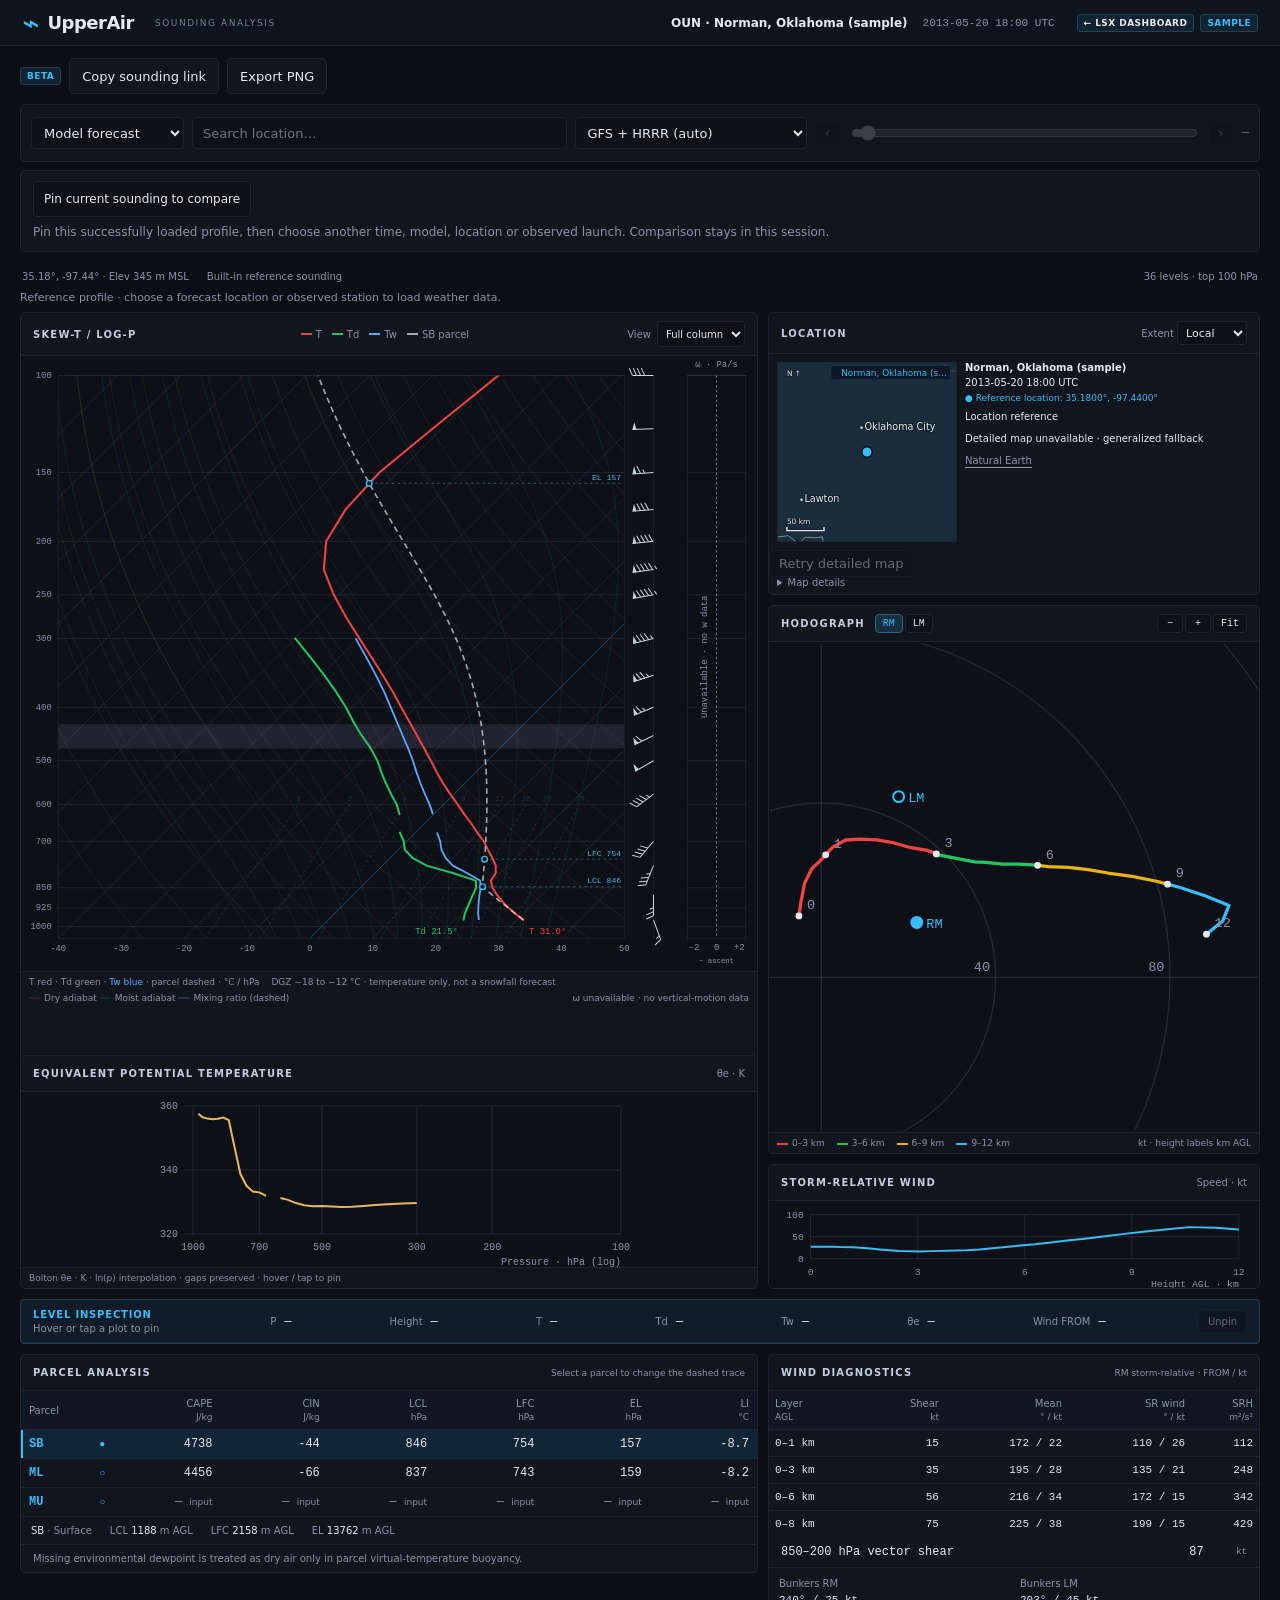
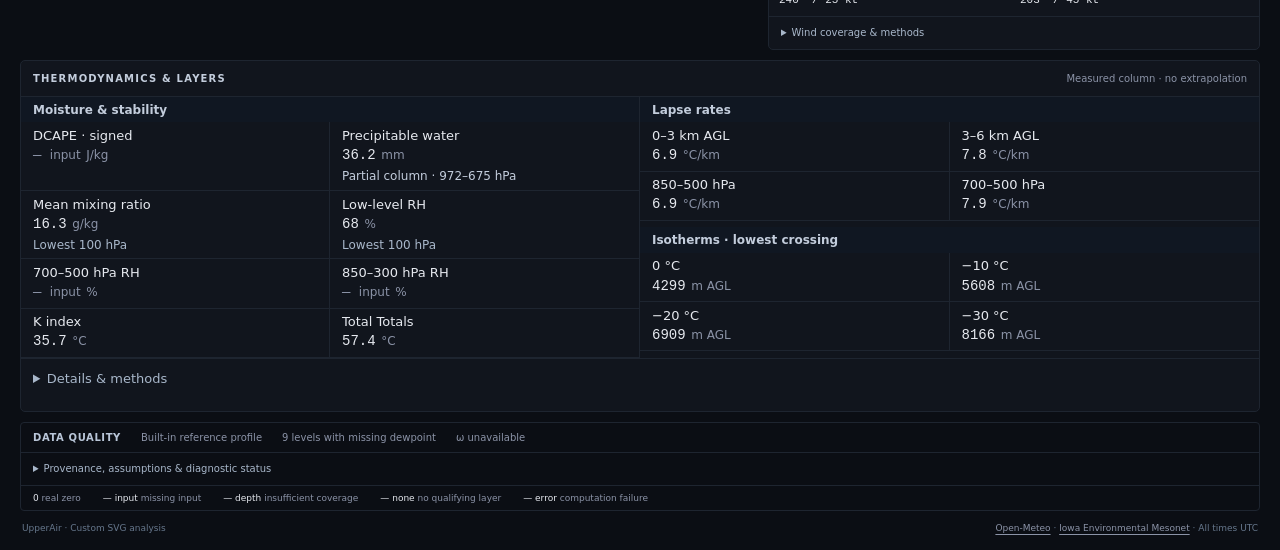
<file: upperair/index.html>
<!doctype html>
<html lang="en">
  <head>
    <meta charset="UTF-8" />
    <meta name="viewport" content="width=device-width, initial-scale=1.0" />
    <title>UpperAir — Skew-T viewer</title>
    <script type="module" crossorigin src="/upperair/assets/index-CHBVxxlD.js"></script>
    <link rel="stylesheet" crossorigin href="/upperair/assets/index-CxVfb5bA.css">
  </head>
  <body style="background: #0b0e14">
    <div id="app"></div>
  </body>
</html>
</file>
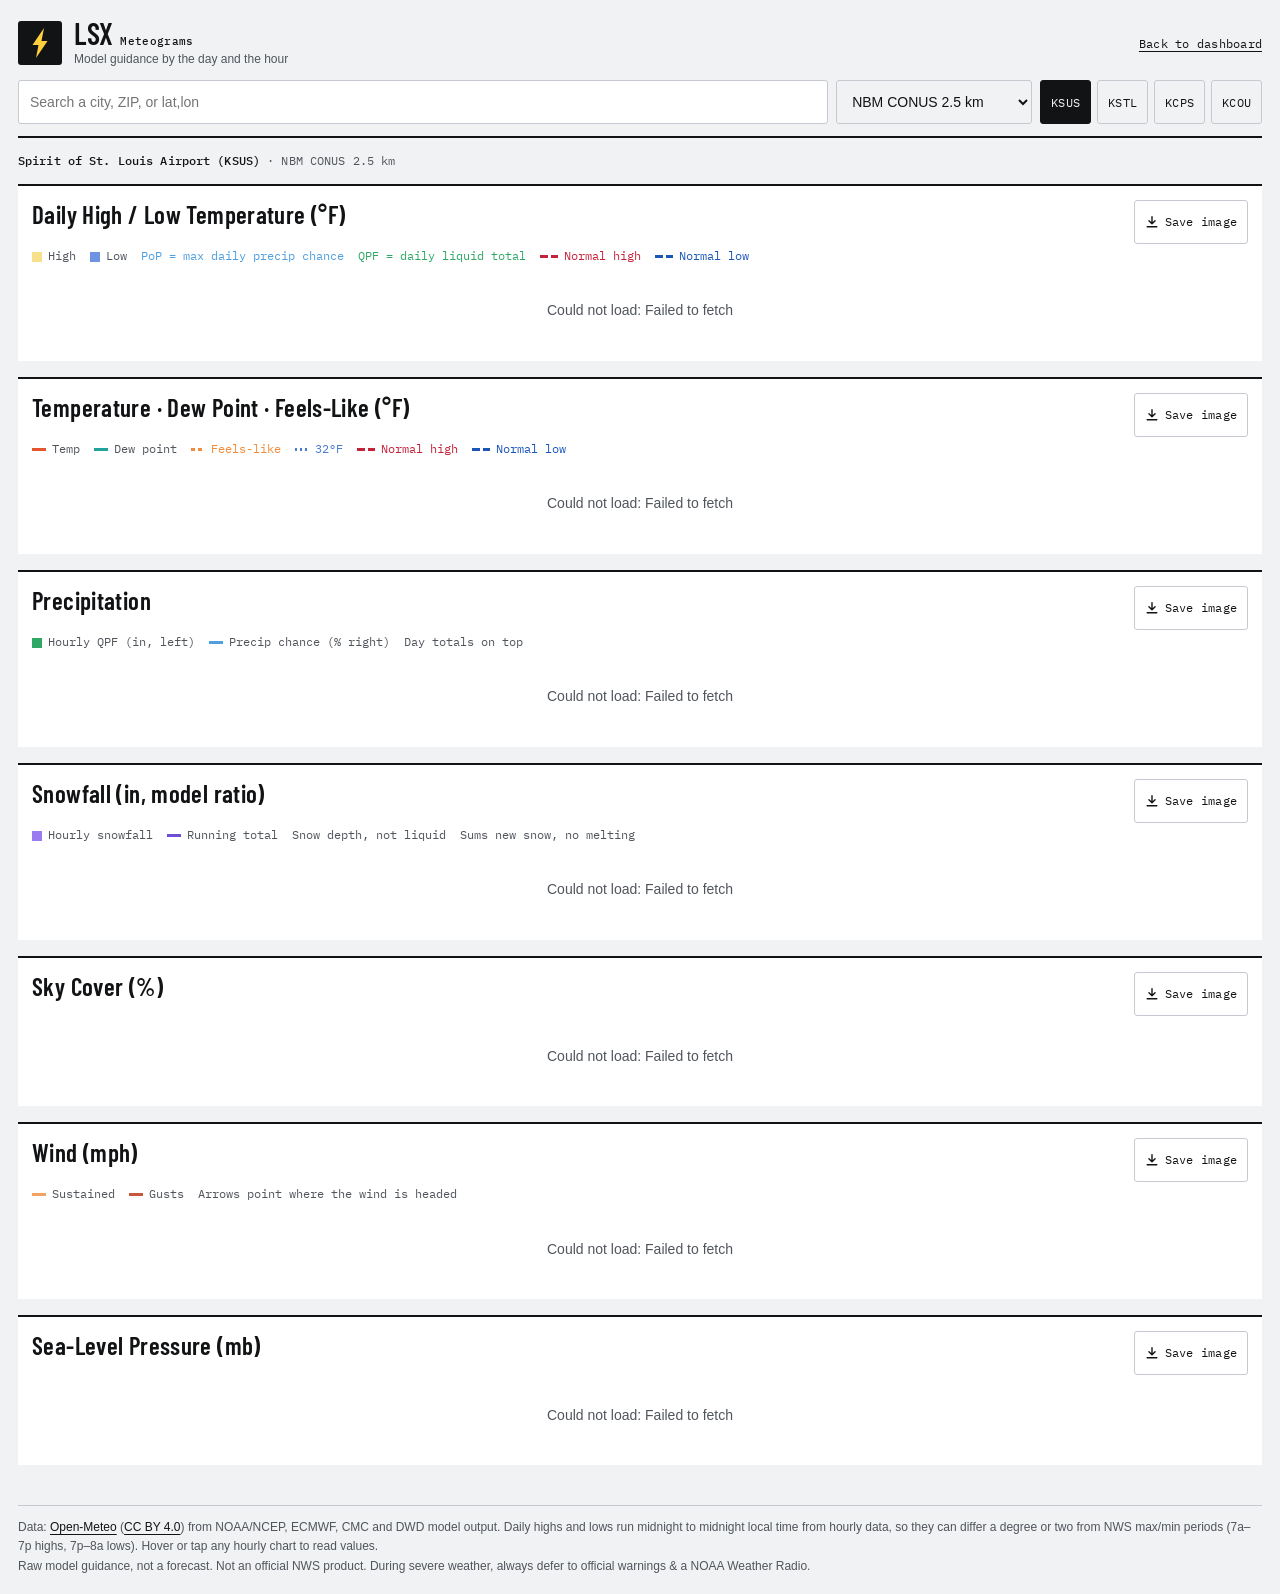
<file: meteograms.html>
<!DOCTYPE html>
<html lang="en" data-theme="dark">
<head>
<meta charset="UTF-8">
<meta name="viewport" content="width=device-width, initial-scale=1.0, viewport-fit=cover">
<meta name="theme-color" content="#0e0f11">
<meta name="description" content="Model meteograms for the St. Louis (LSX) area: daily high/low bars plus hourly temperature, precipitation, sky cover and wind from the National Blend of Models, GFS, ECMWF and more.">
<link rel="canonical" href="https://lsxdashboard.com/meteograms">
<link rel="icon" href="/icon-192.png">
<link rel="apple-touch-icon" href="/icon-180.png">
<title>Meteograms — LSX Dashboard</title>
<!-- Same theme resolution as index.html: lsxTheme in localStorage is shared across the origin, so
     a theme chosen on the dashboard carries over here. No toggle on this page; it follows that
     choice, or the OS when none was made. -->
<script>(function(){try{var t=localStorage.getItem("lsxTheme")||"auto";if(t!=="light"&&t!=="dark")t=(window.matchMedia&&window.matchMedia("(prefers-color-scheme: light)").matches)?"light":"dark";document.documentElement.setAttribute("data-theme",t);}catch(e){}})();</script>
<link rel="preconnect" href="https://api.open-meteo.com" crossorigin>
<link rel="preload" href="/assets/fonts/barlow-condensed-latin-600-normal.woff2" as="font" type="font/woff2" crossorigin>
<link rel="preload" href="/assets/fonts/ibm-plex-mono-latin-400-normal.woff2" as="font" type="font/woff2" crossorigin>
<link rel="preload" href="/assets/fonts/ibm-plex-mono-latin-500-normal.woff2" as="font" type="font/woff2" crossorigin>
<!-- A standalone page, like 404.html: it repeats the handful of tokens it needs from
     dashboard.css rather than loading the dashboard's 2,000-line stylesheet for one view.
     Every request here goes to Open-Meteo origins already declared in _headers connect-src. -->
<style>
@font-face{font-family:"Barlow Condensed";font-style:normal;font-weight:500 800;font-display:optional;src:url("/assets/fonts/barlow-condensed-latin-600-normal.woff2") format("woff2")}
@font-face{font-family:"IBM Plex Mono";font-style:normal;font-weight:400;font-display:optional;src:url("/assets/fonts/ibm-plex-mono-latin-400-normal.woff2") format("woff2")}
@font-face{font-family:"IBM Plex Mono";font-style:normal;font-weight:500 800;font-display:optional;src:url("/assets/fonts/ibm-plex-mono-latin-500-normal.woff2") format("woff2")}
:root{color-scheme:dark;
  --fd:"Barlow Condensed","Arial Narrow","Helvetica Neue",Arial,sans-serif;
  --fm:"IBM Plex Mono",ui-monospace,SFMono-Regular,Menlo,Consolas,monospace;
  --bg:#0e0f11;--panel:#17191c;--panel-2:#1f2226;--border:#33373d;--text:#eeede9;--muted:#a8aba6;--rain:#7cc7e8;
  --plot:#1b1d21;--shade:#202328;--grid:#2e3238;--hi:#e9cf6a;--lo:#5b80d6;--barstroke:#0e0f11;--nhi:#ff6b7a;--nlo:#7fb2ff;--frz:#8fb6e8;--logo-bolt:#0e0f11;--logo-bg:#eeede9}
:root[data-theme="light"]{color-scheme:light;
  --bg:#f1f2f3;--panel:#fff;--panel-2:#e7e9ec;--border:#c6cad0;--text:#121315;--muted:#50555c;--rain:#0b6a8f;
  --plot:#f7f8f9;--shade:#eceef1;--grid:#d4d8dd;--hi:#f7e08a;--lo:#6f93e3;--barstroke:#121315;--nhi:#c4223a;--nlo:#1a55b8;--frz:#4a7bd1;--logo-bolt:#ffcf3d;--logo-bg:#121315}
*{box-sizing:border-box}
html,body{margin:0;padding:0}
body{background:var(--bg);color:var(--text);font:14px/1.45 -apple-system,BlinkMacSystemFont,"Segoe UI",Roboto,Helvetica,Arial,sans-serif;
  -webkit-font-smoothing:antialiased;
  padding:max(18px,env(safe-area-inset-top,0px)) calc(18px + env(safe-area-inset-right,0px)) calc(18px + env(safe-area-inset-bottom,0px)) calc(18px + env(safe-area-inset-left,0px))}
header,main,footer{max-width:1400px;margin-inline:auto}
a{color:var(--text);text-decoration:underline;text-underline-offset:3px;text-decoration-thickness:1px}
a:hover{text-decoration-thickness:2px}
a:focus-visible,button:focus-visible,input:focus-visible,select:focus-visible{outline:2px solid var(--text);outline-offset:2px}
header{padding-bottom:12px;border-bottom:2px solid var(--text)}
.top{display:flex;align-items:center;justify-content:space-between;gap:12px;margin-bottom:12px}
.brand{display:flex;align-items:center;gap:12px;text-decoration:none;color:var(--text)}
.brand:hover{text-decoration:none}
.logo{width:44px;height:44px;flex:none}
.logo .bg{fill:var(--logo-bg)}.logo .bolt{fill:var(--logo-bolt)}
h1{font-family:var(--fd);font-size:30px;font-weight:600;letter-spacing:.02em;line-height:1;margin:0}
.brand-word{font-family:var(--fm);font-size:11px;letter-spacing:.03em;font-weight:500}
.sub{font-size:12px;color:var(--muted);margin-top:4px}
.back{font-family:var(--fm);font-size:12px;letter-spacing:.02em;white-space:nowrap}
.controls{display:flex;flex-wrap:wrap;gap:8px;align-items:center}
.search{position:relative;flex:1 1 260px}
input,select,button{font:inherit;color:var(--text);background:transparent;border:1px solid var(--border);border-radius:3px;padding:9px 11px;min-height:44px}
input{width:100%;background:var(--panel)}
select{background:var(--bg);cursor:pointer}
button{cursor:pointer}
select:hover,button:hover{border-color:var(--text)}
.presets{display:flex;gap:6px;flex-wrap:wrap}
.presets button{font-family:var(--fm);font-size:12px;letter-spacing:.02em;padding:6px 10px}
.presets button.on{background:var(--text);color:var(--bg);border-color:var(--text)}
#results{position:absolute;top:100%;left:0;right:0;background:var(--panel);border:1px solid var(--border);border-radius:3px;margin:4px 0 0;list-style:none;padding:4px;display:none;z-index:6}
#results li{padding:9px 10px;border-radius:2px;cursor:pointer}
#results li:hover,#results li.active{background:var(--panel-2)}
#results small{color:var(--muted);font-family:var(--fm);font-size:11px}
main{padding:14px 0 24px}
.meta{color:var(--muted);font-family:var(--fm);font-size:12px;letter-spacing:.01em;margin:0 0 14px}
.meta b{color:var(--text);font-weight:500}
.card{background:var(--panel);border-top:2px solid var(--text);border-radius:0;padding:14px 14px 10px;margin-bottom:16px}
.card h2{font-family:var(--fd);font-size:25px;font-weight:600;letter-spacing:.015em;line-height:1.15;margin:0}
.legend{display:flex;flex-wrap:wrap;gap:14px;font-family:var(--fm);font-size:11.5px;color:var(--muted);margin:4px 0 6px}
.legend i{display:inline-block;width:14px;height:3px;vertical-align:middle;margin-right:6px}
.legend i.sq{height:10px;width:10px}
.nml-src{color:var(--muted)}
.legend i.nmlkey{width:18px;background:repeating-linear-gradient(90deg,currentColor 0 8px,transparent 8px 11px)!important}
.legend i.dot{background:repeating-linear-gradient(90deg,currentColor 0 2px,transparent 2px 5px)!important}
.nlab{font-size:10px;font-weight:500}
.vlab{paint-order:stroke;stroke-width:2px;stroke-linejoin:round}
.legend i.dash{background:repeating-linear-gradient(90deg,currentColor 0 4px,transparent 4px 7px)!important}
svg{display:block;width:100%;height:auto}
svg text{fill:var(--text);font-size:11px;font-family:var(--fm)}
.ax{fill:var(--muted)!important}
.gridl{stroke:var(--grid);stroke-dasharray:4 4}
.plotbg{fill:var(--plot)}
.shade{fill:var(--shade)}
.daysep{stroke:var(--grid)}
.cross{stroke:var(--text);stroke-opacity:.55;pointer-events:none}
.hibar{fill:var(--hi);stroke:var(--barstroke)}
.lobar{fill:var(--lo);stroke:var(--barstroke)}
#tip{position:fixed;pointer-events:none;background:var(--panel);border:1px solid var(--border);border-radius:3px;padding:8px 10px;font-family:var(--fm);font-size:11.5px;display:none;z-index:10;min-width:190px}
#tip .t{font-weight:500;margin-bottom:4px}
#tip .r{display:flex;justify-content:space-between;gap:14px}
#tip .r span:first-child{color:var(--muted)}
.err{padding:30px 10px;text-align:center;color:var(--muted)}
footer{color:var(--muted);font-size:12px;line-height:1.6;border-top:1px solid var(--border);padding-top:12px}
.hidden{display:none}
.card-head{display:flex;align-items:flex-start;justify-content:space-between;gap:10px}
.save-btn{font-family:var(--fm);font-size:12px;letter-spacing:.02em;padding:6px 10px;display:inline-flex;align-items:center;gap:6px;flex:none;white-space:nowrap}
.save-btn svg{width:14px;height:14px;fill:none;stroke:currentColor;stroke-width:1.6;stroke-linecap:round;stroke-linejoin:round}
.save-btn:disabled{opacity:.6;cursor:default}
</style>
</head>
<body>
<header>
  <div class="top">
    <a class="brand" href="/">
      <svg class="logo" viewBox="0 0 44 44" aria-hidden="true"><rect class="bg" width="44" height="44" rx="3"/><path class="bolt" d="M26 7 14.5 24H20.5L18 37 29.5 20H23.5Z"/></svg>
      <span><h1>LSX <span class="brand-word">Meteograms</span></h1><span class="sub">Model guidance by the day and the hour</span></span>
    </a>
    <a class="back" href="/">Back to dashboard</a>
  </div>
  <div class="controls">
    <div class="search">
      <input id="q" type="search" placeholder="Search a city, ZIP, or lat,lon" autocomplete="off" aria-label="Search location">
      <ul id="results" role="listbox"></ul>
    </div>
    <select id="model" aria-label="Forecast model"></select>
    <div class="presets" id="presets"></div>
  </div>
</header>

<main>
  <div class="meta" id="meta">Loading…</div>

  <section class="card">
    <h2 id="dailyTitle">Daily High / Low Temperature (°F)</h2>
    <div class="legend">
      <span><i class="sq" style="background:var(--hi)"></i>High</span>
      <span><i class="sq" style="background:var(--lo)"></i>Low</span>
      <span style="color:#4f9fe0">PoP = max daily precip chance</span>
      <span style="color:#2fa866">QPF = daily liquid total</span>
      <span style="color:var(--nhi)"><i class="nmlkey"></i>Normal high</span> <span style="color:var(--nlo)"><i class="nmlkey"></i>Normal low</span> <span class="nml-src"></span>
    </div>
    <div id="daily"></div>
  </section>

  <section class="card" data-panel="temp">
    <h2>Temperature · Dew Point · Feels-Like (°F)</h2>
    <div class="legend">
      <span><i style="background:#e4572e"></i>Temp</span>
      <span><i style="background:#22a39f"></i>Dew point</span>
      <span style="color:#f08c3c"><i class="dash"></i>Feels-like</span>
      <span style="color:var(--frz)"><i class="dot"></i>32°F</span>
      <span style="color:var(--nhi)"><i class="nmlkey"></i>Normal high</span> <span style="color:var(--nlo)"><i class="nmlkey"></i>Normal low</span> <span class="nml-src"></span>
    </div>
    <div id="temp"></div>
  </section>

  <section class="card" data-panel="precip">
    <h2>Precipitation</h2>
    <div class="legend">
      <span><i class="sq" style="background:#2fa866"></i>Hourly QPF (in, left)</span>
      <span><i style="background:#4f9fe0"></i>Precip chance (% right)</span>
      <span>Day totals on top</span>
    </div>
    <div id="precip"></div>
  </section>

  <section class="card" data-panel="snow">
    <h2>Snowfall (in, model ratio)</h2>
    <div class="legend">
      <span><i class="sq" style="background:#9b7cf0"></i>Hourly snowfall</span>
      <span><i style="background:#6d4fd8"></i>Running total</span>
      <span title="Open-Meteo's snowfall field: the model's own snow ratio for NBM, a fixed 7:1 for GFS, ECMWF, GEM and ICON.">Snow depth, not liquid</span>
      <span title="The running total sums every hour's new snow, so it doesn't take off for melting or settling.">Sums new snow, no melting</span>
    </div>
    <div id="snow"></div>
  </section>

  <section class="card" data-panel="sky">
    <h2>Sky Cover (%)</h2>
    <div id="sky"></div>
  </section>

  <section class="card" data-panel="wind">
    <h2>Wind (mph)</h2>
    <div class="legend">
      <span><i style="background:#f4a261"></i>Sustained</span>
      <span><i style="background:#c8553d"></i>Gusts</span>
      <span>Arrows point where the wind is headed</span>
    </div>
    <div id="wind"></div>
  </section>

  <section class="card" data-panel="pres">
    <h2>Sea-Level Pressure (mb)</h2>
    <div id="pres"></div>
  </section>
</main>

<div id="tip"></div>
<footer>
  Data: <a href="https://open-meteo.com/" target="_blank" rel="noopener">Open-Meteo</a> (<a href="https://creativecommons.org/licenses/by/4.0/" target="_blank" rel="noopener">CC BY 4.0</a>) from NOAA/NCEP, ECMWF, CMC and DWD model output.
  Daily highs and lows run midnight to midnight local time from hourly data, so they can differ a degree or two from NWS max/min periods (7a&ndash;7p highs, 7p&ndash;8a lows). Hover or tap any hourly chart to read values.<br>
  Raw model guidance, not a forecast. Not an official NWS product. During severe weather, always defer to official warnings &amp; a NOAA Weather Radio.
</footer>

<script>
(() => {
const MODELS = {
  ncep_nbm_conus: {name:'NBM CONUS 2.5 km', short:'NBM 2.5 km', file:'NBM', days:11, meta:'ncep_nbm_conus'},
  gfs_seamless:   {name:'GFS', short:'GFS', file:'GFS', days:16, meta:'ncep_gfs025'},
  ecmwf_ifs025:   {name:'ECMWF IFS 0.25°', short:'ECMWF IFS', file:'ECMWF', days:15, meta:'ecmwf_ifs025'},
  gem_seamless:   {name:'Canadian GEM', short:'GEM', file:'GEM', days:10, meta:'cmc_gem_gdps'},
  icon_seamless:  {name:'DWD ICON', short:'ICON', file:'ICON', days:7, meta:'dwd_icon'},
  best_match:     {name:'Open-Meteo Best Match', short:'Best Match', file:'BestMatch', days:16, meta:null}
};
const PRESETS = [
  {id:'KSUS', lat:38.6621, lon:-90.652,  name:'Spirit of St. Louis Airport (KSUS)'},
  {id:'KSTL', lat:38.7487, lon:-90.3700, name:'St. Louis Lambert Intl (KSTL)'},
  {id:'KCPS', lat:38.5707, lon:-90.1562, name:'St. Louis Downtown (KCPS)'},
  {id:'KCOU', lat:38.8181, lon:-92.2196, name:'Columbia Regional (KCOU)'}
];
const HOURLY = 'temperature_2m,dew_point_2m,apparent_temperature,precipitation_probability,precipitation,rain,showers,snowfall,cloud_cover,wind_speed_10m,wind_gusts_10m,wind_direction_10m,pressure_msl';
const DAILY  = 'temperature_2m_max,temperature_2m_min,precipitation_sum,snowfall_sum,precipitation_probability_max';
const NS = 'http://www.w3.org/2000/svg';
const $ = s => document.querySelector(s);
const MON = ['Jan','Feb','Mar','Apr','May','Jun','Jul','Aug','Sep','Oct','Nov','Dec'];
const DOW = ['Sun','Mon','Tue','Wed','Thu','Fri','Sat'];

// ---------- state ----------
// Start point: a shared URL wins, then the location last chosen on the dashboard (lsxLoc, read
// only — this page never writes it), then KSUS.
function dashLoc() {
  try {
    const l = JSON.parse(localStorage.getItem('lsxLoc') || 'null');
    if (l && typeof l.name === 'string' && isFinite(l.lat) && isFinite(l.lon) && Math.abs(l.lat) <= 90 && Math.abs(l.lon) <= 180)
      return {id: 'Dashboard', lat: +l.lat, lon: +l.lon, name: l.name.slice(0, 120)};
  } catch (e) {}
  return null;
}
const DASH = dashLoc();
if (DASH) PRESETS.unshift(DASH);
const params = new URLSearchParams(location.search);
const pLat = parseFloat(params.get('lat')), pLon = parseFloat(params.get('lon'));
const start = isFinite(pLat) && isFinite(pLon) ? {lat: pLat, lon: pLon, name: params.get('name') || `${pLat.toFixed(4)}, ${pLon.toFixed(4)}`} : (DASH || PRESETS[0]);
let state = {
  lat: start.lat, lon: start.lon, name: start.name,
  model: MODELS[params.get('model')] ? params.get('model') : 'ncep_nbm_conus'
};
let DATA = null, INIT = null, panels = [];

// ---------- controls ----------
const sel = $('#model');
for (const [k, v] of Object.entries(MODELS)) sel.add(new Option(v.name, k));
sel.value = state.model;
sel.onchange = () => { state.model = sel.value; load(); };

const pre = $('#presets');
PRESETS.forEach(p => {
  const b = document.createElement('button');
  b.textContent = p.id === 'Dashboard' ? 'Dashboard spot' : p.id; b.title = p.name; b.dataset.id = p.id;
  b.onclick = () => setLoc(p);
  pre.appendChild(b);
});
function markPreset() {
  pre.querySelectorAll('button').forEach(b => {
    const p = PRESETS.find(x => x.id === b.dataset.id);
    b.classList.toggle('on', Math.abs(p.lat - state.lat) < 1e-3 && Math.abs(p.lon - state.lon) < 1e-3);
  });
}
function setLoc(p) { state.lat = +p.lat; state.lon = +p.lon; state.name = p.name; load(); }
function syncURL() {
  const u = new URLSearchParams({lat: state.lat.toFixed(4), lon: state.lon.toFixed(4), name: state.name, model: state.model});
  try { history.replaceState(null, '', '?' + u); } catch (e) {}
}

// search
const q = $('#q'), res = $('#results');
let tmr, hits = [], act = -1;
// Any edit invalidates searches already in flight and clears what Enter could select, so a
// response for an earlier query can't land during the debounce and be picked.
q.addEventListener('input', () => { clearTimeout(tmr); sgen++; hits = []; act = -1; res.style.display = 'none'; tmr = setTimeout(search, 280); });
q.addEventListener('keydown', e => {
  if (e.key === 'ArrowDown') { act = Math.min(act + 1, hits.length - 1); drawHits(); e.preventDefault(); }
  else if (e.key === 'ArrowUp') { act = Math.max(act - 1, 0); drawHits(); e.preventDefault(); }
  else if (e.key === 'Enter') {
    const h = hits[act < 0 ? 0 : act];
    if (h) pick(h);
    else if (q.value.trim()) {
      // Enter before results arrive: search now, and pick only if the query is still what was entered
      const typed = q.value; clearTimeout(tmr);
      search().then(ok => { if (ok && q.value === typed && hits[0]) pick(hits[0]); });
    }
  }
  else if (e.key === 'Escape') hideHits();
});
document.addEventListener('click', e => { if (!e.target.closest('.search')) hideHits(); });
// Same generation rule as load(): an older query's results never replace a newer one's, and
// clearing or picking invalidates anything still in flight.
let sgen = 0;
async function search() {
  const my = ++sgen;
  const s = q.value.trim();
  if (!s) return hideHits();
  const ll = s.match(/^\s*(-?\d+(?:\.\d+)?)\s*[, ]\s*(-?\d+(?:\.\d+)?)\s*$/);
  if (ll) { hits = [{lat:+ll[1], lon:+ll[2], name:`${(+ll[1]).toFixed(4)}, ${(+ll[2]).toFixed(4)}`, sub:'Coordinates'}]; act = 0; drawHits(); return true; }
  try {
    const r = await fetch(`https://geocoding-api.open-meteo.com/v1/search?name=${encodeURIComponent(s)}&count=7&language=en&format=json`);
    const j = await r.json();
    if (my !== sgen) return false;
    hits = (j.results || []).map(x => ({lat:x.latitude, lon:x.longitude,
      name: [x.name, x.admin1].filter(Boolean).join(', '),
      sub: [x.admin2, x.country_code, x.elevation != null ? Math.round(x.elevation * 3.28084) + ' ft' : ''].filter(Boolean).join(' · ')}));
    act = hits.length ? 0 : -1; drawHits();
    return true;
  } catch (e) { if (my === sgen) { hits = []; drawHits(); } return false; }
}
function drawHits() {
  res.innerHTML = '';
  if (!hits.length) { res.innerHTML = '<li><small>No matches</small></li>'; res.style.display = 'block'; return; }
  hits.forEach((h, i) => {
    const li = document.createElement('li');
    li.className = i === act ? 'active' : '';
    li.innerHTML = `${esc(h.name)}<br><small>${esc(h.sub)}</small>`;
    li.onclick = () => pick(h);
    res.appendChild(li);
  });
  res.style.display = 'block';
}
function hideHits() { sgen++; res.style.display = 'none'; }
function pick(h) { hideHits(); q.value = ''; q.blur(); setLoc(h); }
function esc(s) { return String(s).replace(/[&<>"']/g, c => ({'&':'&amp;','<':'&lt;','>':'&gt;','"':'&quot;',"'":'&#39;'}[c])); }

// ---------- data ----------
// ---------- climate normals ----------
// Same source and station rule as the dashboard (docs/daily-normals.md): NCEI 1991-2020 daily
// normals from ACIS (normal:"91"), at the nearest current climate station with first-order
// (FAA/WBAN) sites preferred. Lines are labelled by station, never presented as the exact point's
// climate, and a failed or mismatched response draws nothing rather than borrowing a value.
const ACIS = 'https://data.rcc-acis.org/';
function acis(call, params, signal) {
  return fetch(ACIS + call, {method: 'POST', signal,
    headers: {'Content-Type': 'application/x-www-form-urlencoded', 'Accept': 'application/json'},
    body: 'params=' + encodeURIComponent(JSON.stringify(params))
  }).then(r => { if (!r.ok) throw new Error('ACIS HTTP ' + r.status); return r.json(); });
}
const stnCache = {};
async function climStation(lat, lon, signal) {
  const key = lat.toFixed(1) + ',' + lon.toFixed(1);
  if (stnCache[key]) return stnCache[key];
  const d = 0.9;
  const r = await acis('StnMeta', {bbox: [lon - d, lat - d, lon + d, lat + d], elems: ['maxt', 'mint', 'pcpn'], meta: ['name', 'sids', 'll', 'valid_daterange']}, signal);
  const yr = new Date().getFullYear();
  let best = null, bestScore = -Infinity;
  (r.meta || []).forEach(st => {
    if (!st.ll || !st.sids || !st.sids.length) return;
    const tr = (st.valid_daterange || [])[0];
    if (!tr || !tr[1] || yr - parseInt(String(tr[1]).slice(0, 4), 10) > 2) return;   // inactive temp record
    const dist = Math.hypot(st.ll[0] - lon, st.ll[1] - lat);
    const firstOrder = st.sids.some(x => /^\S+ [13]$/.test(x));
    const score = (firstOrder ? 1000 : 0) - dist * 100;
    if (score > bestScore) { bestScore = score; best = st; }
  });
  if (!best) throw new Error('no climate station nearby');
  const pick = t => { const m = best.sids.find(x => x.split(' ')[1] === t); return m && m.split(' ')[0]; };
  const coop = best.sids.find(x => x.split(' ')[1] === '2');
  const sid = pick('3') || pick('1') || (coop ? coop.split(' ')[0] + ' 2' : best.sids[0]);
  return (stnCache[key] = {sid, label: pick('3') || sid.split(' ')[0], name: best.name || ''});
}
function sidMatches(sid, meta) {
  if (!meta || !Array.isArray(meta.sids)) return false;
  const [id, type] = String(sid).split(' ');
  return meta.sids.some(v => { const p = String(v).split(' '); return p[0] === id && (!type || p[1] === type); });
}
const num = v => { const n = parseFloat(v); return typeof v === 'string' && /^-?\d+(\.\d+)?$/.test(v.trim()) && isFinite(n) ? n : null; };
async function loadNormals(my, data, signal) {
  const dates = data.d.time;
  if (!dates.length) return;
  try {
    const st = await climStation(data.sel.lat, data.sel.lon, signal);
    const j = await acis('StnData', {sid: st.sid, sdate: dates[0], edate: dates[dates.length - 1], meta: ['name', 'sids', 'll'],
      elems: [{name: 'maxt', normal: '91', prec: 1}, {name: 'mint', normal: '91', prec: 1}]}, signal);
    if (my !== gen || DATA !== data) return;
    if (j.error || !Array.isArray(j.data) || !sidMatches(st.sid, j.meta)) throw new Error(j.error || 'station mismatch');
    const byDate = {};
    j.data.forEach(row => {
      if (!Array.isArray(row) || dates.indexOf(row[0]) < 0 || byDate[row[0]]) return;
      byDate[row[0]] = {hi: num(row[1]), lo: num(row[2])};
    });
    if (!Object.values(byDate).some(v => v.hi != null || v.lo != null)) throw new Error('no normals returned');
    data.normals = {byDate, station: titleCase(j.meta.name || st.name), label: st.label};
    render();
  } catch (e) {
    if (e.name === 'AbortError' || my !== gen || DATA !== data) return;
    data.normals = {error: true};
    setNormalsLegend();
  }
}
function titleCase(s) { return String(s).toLowerCase().replace(/\b([a-z])/g, c => c.toUpperCase()).replace(/\bIntl\b/g, 'Intl'); }
function setNormalsLegend() {
  const n = DATA && DATA.normals;
  const txt = !n ? '(normals loading)' : n.error ? '(normals unavailable here)' : `(1991–2020, ${n.label})`;
  document.querySelectorAll('.nml-src').forEach(el => { el.textContent = txt; el.title = n && n.station ? `NCEI 1991–2020 daily normals at ${n.station}` : ''; });
}
// A normals line is a dashed stroke over a halo in the card colour, so the blue line stays legible
// where it crosses the blue low bars. Labels sit in the right gutter at the line's last value,
// nudged apart when the two would touch.
const NCOL = {hi: 'var(--nhi)', lo: 'var(--nlo)'};
function normalPath(parent, d, side) {
  svgEl('path', {d, fill: 'none', stroke: 'var(--panel)', 'stroke-width': 4.5, 'stroke-linejoin': 'round', 'stroke-opacity': .9}, parent);
  svgEl('path', {d, fill: 'none', stroke: NCOL[side], 'stroke-width': 2, 'stroke-dasharray': '8 3', 'stroke-linejoin': 'round'}, parent);
}
function normalLabels(parent, xr, yHi, yLo, narrow) {
  const ys = {hi: yHi, lo: yLo};
  if (yHi != null && yLo != null && yLo - yHi < 24) { const mid = (yHi + yLo) / 2; ys.hi = mid - 12; ys.lo = mid + 12; }
  ['hi', 'lo'].forEach(side => {
    if (ys[side] == null) return;
    const lines = narrow ? ['Nml', side] : ['Normal', side === 'hi' ? 'high' : 'low'];
    lines.forEach((t, k) => txt(parent, xr, ys[side] + (k ? 9 : -2), t, {class: 'nlab', style: `fill:${NCOL[side]}`}));
  });
}
const nml = (key, side) => { const n = DATA && DATA.normals; const v = n && n.byDate && n.byDate[key]; return v ? v[side] : null; };

// Open-Meteo's per-model meta.json can lag the forecast it serves (GEM's was still describing a
// May run in November). The label is shown only when the metadata plausibly describes the run on
// screen: an initialisation no older than three update cycles (36 h at least), not in the future,
// and coverage that has not already ended. Otherwise the label is left off rather than wrong.
function metaInit(meta) {
  if (!meta) return null;
  const init = Number(meta.last_run_initialisation_time), end = Number(meta.data_end_time), step = Number(meta.update_interval_seconds);
  if (!isFinite(init) || init <= 0) return null;
  const now = Date.now() / 1000, maxAge = Math.max(36 * 3600, isFinite(step) && step > 0 ? 3 * step : 0);
  if (init > now + 3600 || now - init > maxAge) return null;
  if (isFinite(end) && end > 0 && end < now) return null;
  return new Date(init * 1000);
}

// Each load captures a generation and aborts the one before it, so a slow response for a
// previous model or location can never paint under the current selection (the same rule the
// dashboard's locGuard()/fresh() enforce).
let gen = 0, ctrl = null;
async function load() {
  syncURL(); markPreset();
  const my = ++gen;
  if (ctrl) ctrl.abort();
  ctrl = new AbortController();
  const signal = ctrl.signal;
  const sel = {lat: state.lat, lon: state.lon, name: state.name, model: state.model};
  const m = MODELS[sel.model];
  $('#meta').textContent = `Loading ${m.name}…`;
  const url = `https://api.open-meteo.com/v1/forecast?latitude=${sel.lat}&longitude=${sel.lon}` +
    `&hourly=${HOURLY}&daily=${DAILY}&models=${sel.model}&forecast_days=${m.days}` +
    `&temperature_unit=fahrenheit&wind_speed_unit=mph&precipitation_unit=inch&timezone=auto`;
  const metaP = m.meta ? fetch(`https://api.open-meteo.com/data/${m.meta}/static/meta.json`, {signal}).then(r => r.ok ? r.json() : null).catch(() => null) : Promise.resolve(null);
  try {
    const r = await fetch(url, {signal});
    const j = await r.json();
    if (my !== gen) return;
    if (j.error) throw new Error(j.reason || 'API error');
    const data = clean(j);
    if (!data.h.time.length) throw new Error(sel.model === 'ncep_nbm_conus'
      ? 'NBM returned no data here. It only covers the lower 48; try GFS or ECMWF.'
      : 'This model returned no data for this location.');
    // The dataset carries the selection it was fetched for, so any later render() (a resize while
    // the next selection loads, say) labels it by what it is, never by the current controls.
    data.sel = sel;
    DATA = data; INIT = null;
    render();
    loadNormals(my, data, signal);
    // The init time is optional: draw the forecast first, add the label if metadata arrives.
    metaP.then(meta => {
      const init = metaInit(meta);
      if (my !== gen || !init) return;
      INIT = init;
      renderMeta();
    });
  } catch (e) {
    if (my !== gen || e.name === 'AbortError') return;
    DATA = null; INIT = null;
    $('#meta').innerHTML = `<b>${esc(sel.name)}</b> · ${esc(m.name)}`;
    ['daily','temp','precip','snow','sky','wind','pres'].forEach(id => $('#' + id).innerHTML = `<div class="err">Could not load: ${esc(e.message)}</div>`);
  }
}

function clean(j) {
  const h = j.hourly, d = j.daily;
  // trim trailing hours where temperature is missing
  let last = h.time.length - 1;
  while (last >= 0 && h.temperature_2m[last] == null) last--;
  const H = {};
  for (const k in h) H[k] = h[k].slice(0, last + 1);
  // drop days with no high and no low
  const keep = d.time.map((_, i) => d.temperature_2m_max[i] != null || d.temperature_2m_min[i] != null);
  const D = {};
  for (const k in d) D[k] = d[k].filter((_, i) => keep[i]);
  return {h: H, d: D, lat: j.latitude, lon: j.longitude, elev: j.elevation, tz: j.timezone, tzAbbr: j.timezone_abbreviation};
}

// ---------- svg helpers ----------
function svgEl(tag, attrs, parent) {
  const e = document.createElementNS(NS, tag);
  for (const k in attrs) if (attrs[k] != null) e.setAttribute(k, attrs[k]);
  if (parent) parent.appendChild(e);
  return e;
}
function txt(parent, x, y, s, attrs = {}) { const t = svgEl('text', {x, y, ...attrs}, parent); t.textContent = s; return t; }
function nice(min, max, cnt = 4) {
  if (!isFinite(min) || !isFinite(max)) { min = 0; max = 1; }
  if (min === max) { min -= 1; max += 1; }
  const raw = (max - min) / cnt, p = 10 ** Math.floor(Math.log10(raw)), f = raw / p;
  const step = (f < 1.5 ? 1 : f < 3 ? 2 : f < 7 ? 5 : 10) * p;
  return {lo: Math.floor(min / step) * step, hi: Math.ceil(max / step) * step, step};
}
const nn = a => a.filter(v => v != null && isFinite(v));
const r1 = v => Math.round(v);
function parseDay(s) { const [y, m, d] = s.slice(0, 10).split('-').map(Number); return new Date(y, m - 1, d); }
function fmtHour(s) {
  const d = parseDay(s), hr = +s.slice(11, 13);
  const h12 = hr % 12 || 12, ap = hr < 12 ? 'AM' : 'PM';
  return `${DOW[d.getDay()]} ${d.getDate()} ${MON[d.getMonth()]} · ${h12} ${ap}`;
}
function todayIn(tz) { try { return new Intl.DateTimeFormat('en-CA', {timeZone: tz}).format(new Date()); } catch (e) { return ''; } }
function qpf(v) { return v == null ? '–' : v < 0.005 ? '0"' : v.toFixed(2).replace(/^0/, '') + '"'; }

// ---------- render ----------
function renderMeta() {
  const D = DATA, m = MODELS[D.sel.model];
  const ns = D.lat >= 0 ? 'N' : 'S', ew = D.lon >= 0 ? 'E' : 'W';
  const init = INIT ? ` · Init <b>${String(INIT.getUTCHours()).padStart(2, '0')}Z ${INIT.getUTCDate()} ${MON[INIT.getUTCMonth()]}</b>` : '';
  $('#meta').innerHTML = `<b>${esc(D.sel.name)}</b> · ${esc(m.name)}${init} · Grid ${Math.abs(D.lat).toFixed(4)}°${ns}, ${Math.abs(D.lon).toFixed(4)}°${ew}, ${Math.round(D.elev * 3.28084)} ft · ${esc(D.tzAbbr || D.tz)}`;
}
function render() {
  const D = DATA, m = MODELS[D.sel.model];
  renderMeta();
  $('#dailyTitle').textContent = `${m.short} · Daily High / Low Temperature (°F)`;
  document.title = `${D.sel.name.split('(')[0].trim()} · ${m.short} Meteograms`;
  setNormalsLegend();
  renderDaily();
  panels = [];
  renderHourly();
}

function renderDaily() {
  const d = DATA.d, box = $('#daily');
  box.innerHTML = '';
  const W = Math.max(box.clientWidth, 320), narrow = W < 640;
  const H = narrow ? 330 : 420;
  const M = {l: 40, r: narrow ? 30 : 52, t: 26, b: 74};
  const n = d.time.length, pw = W - M.l - M.r, ph = H - M.t - M.b;
  const vals = nn([...d.temperature_2m_max, ...d.temperature_2m_min, ...d.time.map(t => nml(t, 'hi')), ...d.time.map(t => nml(t, 'lo'))]);
  const lo = Math.min(0, Math.floor((Math.min(...vals) - 5) / 10) * 10);
  const hi = Math.ceil((Math.max(...vals) + 6) / 10) * 10;
  const y = v => M.t + ph * (1 - (v - lo) / (hi - lo));
  const s = svgEl('svg', {viewBox: `0 0 ${W} ${H}`, role: 'img', 'aria-label': 'Daily high and low temperature bars'}, box);
  svgEl('rect', {x: M.l, y: M.t, width: pw, height: ph, class: 'plotbg'}, s);
  const step = (hi - lo) > 100 ? 20 : 10;
  for (let t = lo; t <= hi; t += step) {
    svgEl('line', {x1: M.l, x2: M.l + pw, y1: y(t), y2: y(t), class: 'gridl'}, s);
    txt(s, M.l - 6, y(t) + 4, t, {'text-anchor': 'end', class: 'ax'});
  }
  if (lo < 32 && hi > 32) svgEl('line', {x1: M.l, x2: M.l + pw, y1: y(32), y2: y(32), stroke: 'var(--frz)', 'stroke-dasharray': '2 4', 'stroke-width': 1.5}, s);
  const slot = pw / n, fs = slot < 34 ? 10 : slot < 50 ? 12 : 14;
  const bwH = Math.min(slot * .72, 76), bwL = bwH * .74;
  const today = todayIn(DATA.tz);
  const base = y(lo);
  // Bar values are collected in their own group and attached after the normals lines, so the
  // numbers always sit on top. Each carries a halo in the colour behind it (plot above a high bar,
  // the low bar's blue inside it) to stay legible where a line passes underneath.
  const vals_g = svgEl('g', {});
  d.time.forEach((t, i) => {
    const cx = M.l + slot * (i + .5);
    const hv = d.temperature_2m_max[i], lv = d.temperature_2m_min[i];
    if (hv != null) {
      svgEl('rect', {x: cx - bwH / 2, y: y(hv), width: bwH, height: base - y(hv), class: 'hibar'}, s);
      txt(vals_g, cx, y(hv) - 7, r1(hv), {'text-anchor': 'middle', 'font-size': fs + 1, class: 'vlab', style: 'stroke:var(--plot)'});
    }
    if (lv != null) {
      svgEl('rect', {x: cx - bwL / 2, y: y(lv), width: bwL, height: base - y(lv), class: 'lobar'}, s);
      txt(vals_g, cx, y(lv) + fs + 5, r1(lv), {'text-anchor': 'middle', 'font-size': fs + 1, class: 'vlab', style: 'stroke:var(--lo)'});
    }
    const dt = parseDay(t);
    const isToday = t === today;
    const tight = slot < 46;
    txt(s, cx, H - M.b + 15, tight ? String(dt.getDate()) : isToday ? 'Today' : `${dt.getDate()} ${MON[dt.getMonth()]}`, {'text-anchor': 'middle', 'font-size': fs - 1, 'font-weight': isToday ? 700 : 400});
    txt(s, cx, H - M.b + 29, tight ? DOW[dt.getDay()].slice(0, 2) : DOW[dt.getDay()], {'text-anchor': 'middle', 'font-size': fs - 1, class: 'ax'});
    const pop = d.precipitation_probability_max ? d.precipitation_probability_max[i] : null;
    txt(s, cx, H - M.b + 48, pop == null ? '–' : tight ? String(r1(pop)) : `${r1(pop)}%`, {'text-anchor': 'middle', 'font-size': fs - 2, style: 'fill:#4f9fe0'});
    const snowS = d.snowfall_sum ? d.snowfall_sum[i] : 0;
    const qs = tight ? (d.precipitation_sum[i] >= 0.01 ? d.precipitation_sum[i].toFixed(2).replace(/^0/, '') : '0') : qpf(d.precipitation_sum[i]) + (snowS >= 0.1 ? ` · ${snowS.toFixed(1)}" sn` : '');
    txt(s, cx, H - M.b + 63, qs, {'text-anchor': 'middle', 'font-size': fs - 2, style: 'fill:#2fa866'});
  });
  const lastY = {};
  ['hi', 'lo'].forEach(side => {
    const pts = d.time.map((t, i) => [M.l + slot * (i + .5), nml(t, side)]);
    let dd = '', pen = 'M', run = [];
    const flush = () => {
      if (!run.length) return;
      // flat to the plot edge before the first and after the last point of each run
      const x0 = run[0][0] - slot / 2, x1 = run[run.length - 1][0] + slot / 2;
      dd += `M${x0.toFixed(1)},${y(run[0][1]).toFixed(1)}` + run.map(p => `L${p[0].toFixed(1)},${y(p[1]).toFixed(1)}`).join('') + `L${x1.toFixed(1)},${y(run[run.length - 1][1]).toFixed(1)}`;
      run = [];
    };
    pts.forEach(p => { if (p[1] == null) flush(); else run.push(p); });
    flush();
    if (dd) normalPath(s, dd, side);
    const last = pts.filter(p => p[1] != null).pop();
    lastY[side] = last ? y(last[1]) : null;
  });
  s.appendChild(vals_g);
  normalLabels(s, M.l + pw + 4, lastY.hi, lastY.lo, narrow);
  txt(s, M.l - 6, H - M.b + 48, 'PoP', {'text-anchor': 'end', 'font-size': 10, class: 'ax'});
  txt(s, M.l - 6, H - M.b + 63, 'QPF', {'text-anchor': 'end', 'font-size': 10, class: 'ax'});
}

function renderHourly() {
  const h = DATA.h;
  const any = k => h[k] && nn(h[k]).length > 0;

  // Temperature
  const nv = DATA.d.time.flatMap(t => [nml(t, 'hi'), nml(t, 'lo')]);
  const tv = nn([...h.temperature_2m, ...(h.dew_point_2m || []), ...(h.apparent_temperature || []), ...nv]);
  const ts = nice(Math.min(...tv) - 2, Math.max(...tv) + 2, 4);
  hourlyPanel('temp', {
    y: ts, fmt: v => v + '°',
    layers: [
      any('apparent_temperature') && {type: 'line', key: 'apparent_temperature', color: '#f08c3c', width: 1.5, dash: '5 4'},
      any('dew_point_2m') && {type: 'line', key: 'dew_point_2m', color: '#22a39f', width: 2},
      {type: 'line', key: 'temperature_2m', color: '#e4572e', width: 2.5}
    ],
    ref: ts.lo < 32 && ts.hi > 32 ? [{v: 32, color: 'var(--frz)'}] : [],
    normals: true
  });

  // Precip
  const hasP = any('precipitation') || any('precipitation_probability');
  show('precip', hasP);
  if (hasP) {
    const pmax = Math.max(0.1, ...nn(h.precipitation || [0])) * 1.15;
    const ps = nice(0, pmax, 4), pdp = ps.step < 0.1 ? 2 : 1;
    hourlyPanel('precip', {
      top: 18, y: ps, fmt: v => v.toFixed(pdp).replace(/^0/, '') + '"',
      y2: {lo: 0, hi: 100, step: 25}, fmt2: v => v + '%',
      layers: [
        any('precipitation') && {type: 'bar', key: 'precipitation', color: '#2fa866'},
        any('precipitation_probability') && {type: 'line', key: 'precipitation_probability', color: '#4f9fe0', width: 2, axis: 2}
      ],
      dayTotals: DATA.d.precipitation_sum
    });
  }

  // Snow (only if any)
  const hasS = any('snowfall') && Math.max(...nn(h.snowfall)) > 0;
  show('snow', hasS);
  if (hasS) {
    let run = 0, liq = 0;
    h._snowAcc = h.snowfall.map(v => (run += v || 0));
    // Snow's own liquid: total precip minus rain and showers, so a mixed hour's rain doesn't
    // drag the ratio down. Hours without snow contribute nothing.
    const at = (k, i) => (h[k] && h[k][i]) || 0;
    h._snowLiqHr = h.snowfall.map((v, i) => v > 0 ? Math.max(0, at('precipitation', i) - at('rain', i) - at('showers', i)) : 0);
    h._snowLiq = h._snowLiqHr.map(v => (liq += v));
    hourlyPanel('snow', {
      y: nice(0, Math.max(0.5, ...nn(h.snowfall)) * 1.15, 3), fmt: v => v.toFixed(1) + '"',
      y2: nice(0, Math.max(1, run) * 1.1, 3), fmt2: v => v.toFixed(1) + '"',
      layers: [
        {type: 'bar', key: 'snowfall', color: '#9b7cf0'},
        {type: 'line', key: '_snowAcc', color: '#6d4fd8', width: 2, axis: 2}
      ]
    });
  }

  // Sky
  show('sky', any('cloud_cover'));
  if (any('cloud_cover')) hourlyPanel('sky', {
    h: 130, y: {lo: 0, hi: 100, step: 50}, fmt: v => v + '%',
    layers: [{type: 'area', key: 'cloud_cover', color: '#8d99ae'}]
  });

  // Wind
  show('wind', any('wind_speed_10m'));
  if (any('wind_speed_10m')) {
    const wv = nn([...h.wind_speed_10m, ...(h.wind_gusts_10m || [])]);
    hourlyPanel('wind', {
      bottomPad: 22, y: nice(0, Math.max(10, ...wv) * 1.08, 4), fmt: v => v,
      layers: [
        any('wind_gusts_10m') && {type: 'line', key: 'wind_gusts_10m', color: '#c8553d', width: 1.5, dash: '1 0'},
        {type: 'line', key: 'wind_speed_10m', color: '#f4a261', width: 2.5}
      ],
      arrows: any('wind_direction_10m') ? 'wind_direction_10m' : null
    });
  }

  // Pressure
  show('pres', any('pressure_msl'));
  if (any('pressure_msl')) {
    const pv = nn(h.pressure_msl);
    hourlyPanel('pres', {
      h: 140, y: nice(Math.min(...pv) - 1, Math.max(...pv) + 1, 3), fmt: v => v,
      layers: [{type: 'line', key: 'pressure_msl', color: '#7c8796', width: 2}]
    });
  }
}
function show(id, on) { document.querySelector(`[data-panel="${id}"]`).classList.toggle('hidden', !on); }

function hourlyPanel(id, cfg) {
  const h = DATA.h, box = $('#' + id);
  box.innerHTML = '';
  const W = Math.max(box.clientWidth, 320), narrow = W < 640;
  const H = cfg.h ? (narrow ? cfg.h * .9 : cfg.h) : (narrow ? 170 : 210);
  const M = {l: 42, r: 42, t: cfg.top || 8, b: 30};
  const n = h.time.length, pw = W - M.l - M.r, ph = H - M.t - M.b;
  const x = i => M.l + pw * i / (n - 1);
  const ys = cfg.y, y = v => M.t + ph * (1 - (v - ys.lo) / (ys.hi - ys.lo));
  const y2s = cfg.y2, y2 = y2s ? v => M.t + ph * (1 - (v - y2s.lo) / (y2s.hi - y2s.lo)) : null;
  const s = svgEl('svg', {viewBox: `0 0 ${W} ${H}`}, box);
  svgEl('rect', {x: M.l, y: M.t, width: pw, height: ph, class: 'plotbg'}, s);

  // day spans
  const starts = [0];
  h.time.forEach((t, i) => { if (i > 0 && t.endsWith('T00:00')) starts.push(i); });
  starts.forEach((st, k) => {
    const en = k + 1 < starts.length ? starts[k + 1] : n - 1;
    if (k % 2 === 1) svgEl('rect', {x: x(st), y: M.t, width: x(en) - x(st), height: ph, class: 'shade'}, s);
    if (st > 0) svgEl('line', {x1: x(st), x2: x(st), y1: M.t, y2: M.t + ph, class: 'daysep'}, s);
    const span = x(en) - x(st);
    if (span > 26) {
      const dt = parseDay(h.time[st]);
      const lbl = span > 70 ? `${DOW[dt.getDay()]} ${dt.getDate()}` : span > 40 ? DOW[dt.getDay()] : DOW[dt.getDay()][0];
      txt(s, (x(st) + x(en)) / 2, H - M.b + 14, lbl, {'text-anchor': 'middle', 'font-size': 10.5, class: 'ax'});
    }
    if (cfg.dayTotals && span > 34) {
      const day = h.time[st].slice(0, 10), di = DATA.d.time.indexOf(day);
      if (di >= 0) txt(s, (x(st) + x(en)) / 2, M.t - 5, qpf(cfg.dayTotals[di]), {'text-anchor': 'middle', 'font-size': 10.5, style: 'fill:#2fa866;font-weight:600'});
    }
  });

  // grid + axes
  for (let v = ys.lo; v <= ys.hi + 1e-9; v += ys.step) {
    const vv = +v.toFixed(6);
    svgEl('line', {x1: M.l, x2: M.l + pw, y1: y(vv), y2: y(vv), class: 'gridl'}, s);
    txt(s, M.l - 5, y(vv) + 4, cfg.fmt(vv), {'text-anchor': 'end', class: 'ax', 'font-size': 10.5});
  }
  if (y2s) for (let v = y2s.lo; v <= y2s.hi + 1e-9; v += y2s.step) {
    const vv = +v.toFixed(6);
    txt(s, M.l + pw + 5, y2(vv) + 4, cfg.fmt2(vv), {class: 'ax', 'font-size': 10.5});
  }
  (cfg.ref || []).forEach(r => svgEl('line', {x1: M.l, x2: M.l + pw, y1: y(r.v), y2: y(r.v), stroke: r.color, 'stroke-dasharray': '2 4', 'stroke-width': 1.5}, s));

  // layers
  const clip = 'c' + id + Math.random().toString(36).slice(2, 7);
  const cp = svgEl('clipPath', {id: clip}, svgEl('defs', {}, s));
  svgEl('rect', {x: M.l, y: M.t, width: pw, height: ph}, cp);
  const g = svgEl('g', {'clip-path': `url(#${clip})`}, s);
  cfg.layers.filter(Boolean).forEach(L => {
    const arr = h[L.key]; if (!arr) return;
    const Y = L.axis === 2 ? y2 : y;
    if (L.type === 'bar') {
      const bw = Math.max(1, pw / n * .8);
      arr.forEach((v, i) => { if (v > 0) svgEl('rect', {x: x(i) - bw / 2, y: Y(v), width: bw, height: Y(ys.lo) - Y(v), fill: L.color}, g); });
    } else {
      let d = '', segs = [], cur = [];
      arr.forEach((v, i) => { if (v == null) { if (cur.length) segs.push(cur); cur = []; } else cur.push([x(i), Y(v)]); });
      if (cur.length) segs.push(cur);
      segs.forEach(sg => { d += 'M' + sg.map(p => p[0].toFixed(1) + ',' + p[1].toFixed(1)).join('L'); });
      if (L.type === 'area') {
        let a = '';
        segs.forEach(sg => { a += `M${sg[0][0].toFixed(1)},${Y(ys.lo)}L` + sg.map(p => p[0].toFixed(1) + ',' + p[1].toFixed(1)).join('L') + `L${sg[sg.length - 1][0].toFixed(1)},${Y(ys.lo)}Z`; });
        svgEl('path', {d: a, fill: L.color, 'fill-opacity': .35}, g);
      }
      svgEl('path', {d, fill: 'none', stroke: L.color, 'stroke-width': L.width || 2, 'stroke-dasharray': L.dash, 'stroke-linejoin': 'round', 'stroke-linecap': 'round'}, g);
    }
  });

  // normal high/low: one flat dashed segment per calendar day
  if (cfg.normals) {
    const lastY = {};
    ['hi', 'lo'].forEach(side => {
      let dd = '';
      starts.forEach((st, k) => {
        const en = k + 1 < starts.length ? starts[k + 1] : n - 1, v = nml(h.time[st].slice(0, 10), side);
        if (v == null) return;
        dd += `M${x(st).toFixed(1)},${y(v).toFixed(1)}L${x(en).toFixed(1)},${y(v).toFixed(1)}`;
        lastY[side] = y(v);
      });
      if (dd) normalPath(g, dd, side);
    });
    normalLabels(s, M.l + pw + 5, lastY.hi ?? null, lastY.lo ?? null, narrow);
  }

  // wind arrows
  if (cfg.arrows) {
    const dir = h[cfg.arrows], every = pw / n < 3 ? 6 : 3, ay = M.t + ph - 10;
    for (let i = 0; i < n; i += every) {
      if (dir[i] == null) continue;
      const a = svgEl('g', {transform: `translate(${x(i).toFixed(1)},${ay}) rotate(${(dir[i] + 180) % 360})`}, g);
      svgEl('path', {d: 'M0,6 L0,-5 M-3.2,-1.5 L0,-6 L3.2,-1.5', stroke: 'currentColor', 'stroke-width': 1.4, fill: 'none', style: 'color:var(--muted);stroke:var(--muted)'}, a);
    }
  }

  // crosshair + hover
  const line = svgEl('line', {y1: M.t, y2: M.t + ph, class: 'cross', visibility: 'hidden'}, s);
  const dot = cfg.layers.filter(Boolean).filter(L => L.type !== 'bar').map(L => ({L, c: svgEl('circle', {r: 3.5, fill: L.color, visibility: 'hidden', 'pointer-events': 'none'}, s)}));
  const P = {s, x, line, dot, y, y2, W, M, pw, n};
  panels.push(P);
  const ov = svgEl('rect', {x: M.l, y: M.t, width: pw, height: ph, fill: 'transparent', style: 'cursor:crosshair'}, s);
  const move = (cx, cy) => {
    const r = s.getBoundingClientRect(), px = (cx - r.left) * (W / r.width);
    const i = Math.max(0, Math.min(n - 1, Math.round((px - M.l) / pw * (n - 1))));
    hoverAt(i, cx, cy);
  };
  ov.addEventListener('mousemove', e => move(e.clientX, e.clientY));
  ov.addEventListener('mouseleave', hoverOff);
  ov.addEventListener('touchstart', e => { const t = e.touches[0]; move(t.clientX, t.clientY); }, {passive: true});
  ov.addEventListener('touchmove', e => { const t = e.touches[0]; move(t.clientX, t.clientY); }, {passive: true});
}

const tip = $('#tip');
function hoverAt(i, cx, cy) {
  const h = DATA.h;
  panels.forEach(P => {
    const X = P.x(i);
    P.line.setAttribute('x1', X); P.line.setAttribute('x2', X); P.line.setAttribute('visibility', 'visible');
    P.dot.forEach(({L, c}) => {
      const v = h[L.key][i];
      if (v == null) { c.setAttribute('visibility', 'hidden'); return; }
      c.setAttribute('cx', X); c.setAttribute('cy', (L.axis === 2 ? P.y2 : P.y)(v)); c.setAttribute('visibility', 'visible');
    });
  });
  const v = k => h[k] ? h[k][i] : null;
  const ratio = (sn, lq) => lq >= 0.01 ? ` (${Math.round(sn / lq)}:1)` : '';
  const rows = [
    ['Temp', v('temperature_2m'), x => r1(x) + '°F'],
    ['Dew point', v('dew_point_2m'), x => r1(x) + '°F'],
    ['Feels-like', v('apparent_temperature'), x => r1(x) + '°F'],
    ['Normal hi/lo', nml(h.time[i].slice(0, 10), 'hi') ?? nml(h.time[i].slice(0, 10), 'lo'), () => `${fmtN(nml(h.time[i].slice(0, 10), 'hi'))} / ${fmtN(nml(h.time[i].slice(0, 10), 'lo'))}`],
    ['Precip chance', v('precipitation_probability'), x => r1(x) + '%'],
    ['QPF', v('precipitation'), x => x.toFixed(2) + '"'],
    ['Snow', v('snowfall'), x => x > 0 ? x.toFixed(1) + '"' + ratio(x, v('_snowLiqHr')) : null],
    ['Snow total', v('_snowAcc'), x => x > 0 ? `${x.toFixed(1)}" from ${(v('_snowLiq') || 0).toFixed(2)}" liq` + ratio(x, v('_snowLiq')) : null],
    ['Sky cover', v('cloud_cover'), x => r1(x) + '%'],
    ['Wind', v('wind_speed_10m'), x => `${cardinal(v('wind_direction_10m'))} ${r1(x)} mph`],
    ['Gusts', v('wind_gusts_10m'), x => r1(x) + ' mph'],
    ['Pressure', v('pressure_msl'), x => x.toFixed(1) + ' mb']
  ];
  tip.innerHTML = `<div class="t">${fmtHour(h.time[i])}</div>` + rows.map(([k, val, f]) => {
    if (val == null) return ''; const o = f(val); return o == null ? '' : `<div class="r"><span>${k}</span><span>${o}</span></div>`;
  }).join('');
  tip.style.display = 'block';
  const tw = tip.offsetWidth, th = tip.offsetHeight;
  let left = cx + 16, top = cy + 16;
  if (left + tw > innerWidth - 8) left = cx - tw - 16;
  if (top + th > innerHeight - 8) top = cy - th - 16;
  tip.style.left = Math.max(8, left) + 'px'; tip.style.top = Math.max(8, top) + 'px';
}
function fmtN(v) { return v == null ? '–' : r1(v) + '°'; }
function hoverOff() {
  tip.style.display = 'none';
  panels.forEach(P => { P.line.setAttribute('visibility', 'hidden'); P.dot.forEach(d => d.c.setAttribute('visibility', 'hidden')); });
}
document.addEventListener('touchstart', e => { if (!e.target.closest('svg')) hoverOff(); }, {passive: true});
function cardinal(d) { if (d == null) return ''; return ['N','NNE','NE','ENE','E','ESE','SE','SSE','S','SSW','SW','WSW','W','WNW','NW','NNW'][Math.round(d / 22.5) % 16]; }

let rz, lastW = innerWidth;
addEventListener('resize', () => { if (innerWidth === lastW) return; lastW = innerWidth; clearTimeout(rz); rz = setTimeout(() => { if (!DATA) return; const busy = $('#meta').textContent.startsWith('Loading'); const t = $('#meta').innerHTML; render(); if (busy) $('#meta').innerHTML = t; }, 150); });

// ---------- export ----------
// Each card can be saved as a PNG: the chart's SVG is cloned with computed styles inlined (so
// theme colours and CSS variables survive outside the page), fonts are embedded as data URLs,
// and it is drawn onto a canvas under the card's title, the location/model/init line and the
// legend, with the save time and data attribution underneath (no site URL). The SVG goes in as a data: URL because _headers img-src
// allows data: but not blob:. Phones get the share sheet (Save Image); desktops a download.
const FONT_FILES = [['400', '/assets/fonts/ibm-plex-mono-latin-400-normal.woff2'], ['500 800', '/assets/fonts/ibm-plex-mono-latin-500-normal.woff2']];
let fontCSS = null;
async function embeddedFonts() {
  if (fontCSS !== null) return fontCSS;
  try {
    const parts = await Promise.all(FONT_FILES.map(async ([w, u]) => {
      const blob = await (await fetch(u)).blob();
      const url = await new Promise((res, rej) => { const r = new FileReader(); r.onload = () => res(r.result); r.onerror = rej; r.readAsDataURL(blob); });
      return `@font-face{font-family:"IBM Plex Mono";font-style:normal;font-weight:${w};src:url(${url}) format("woff2")}`;
    }));
    fontCSS = parts.join('');
  } catch (e) { fontCSS = ''; }
  return fontCSS;
}
const STYLE_PROPS = ['fill', 'fill-opacity', 'stroke', 'stroke-width', 'stroke-opacity', 'stroke-dasharray', 'stroke-linejoin', 'stroke-linecap',
  'paint-order', 'opacity', 'visibility', 'font-family', 'font-size', 'font-weight', 'text-anchor'];
function inlineStyles(src, dst) {
  const cs = getComputedStyle(src);
  dst.setAttribute('style', STYLE_PROPS.map(p => `${p}:${cs.getPropertyValue(p)}`).join(';'));
  for (let i = 0; i < src.children.length; i++) inlineStyles(src.children[i], dst.children[i]);
}
function loadImage(url) {
  return new Promise((res, rej) => { const im = new Image(); im.onload = () => res(im); im.onerror = () => rej(new Error('chart image failed to load')); im.src = url; });
}
function wrapText(ctx, text, maxW) {
  const words = text.split(' '), lines = []; let line = '';
  words.forEach(w => { const t = line ? line + ' ' + w : w; if (ctx.measureText(t).width > maxW && line) { lines.push(line); line = w; } else line = t; });
  if (line) lines.push(line);
  return lines;
}
// Everything that describes the chart — the SVG, title, location/model/init line, legend, footer,
// colours and filename — is captured synchronously in snapshotChart(), before the first await, so
// switching location or model while an export waits on fonts can't pair one forecast with
// another's labels. renderSnapshot() only draws what was captured.
function snapshotChart(card, svg) {
  const vb = svg.viewBox.baseVal, W = vb.width, Hs = vb.height;
  const clone = svg.cloneNode(true);
  inlineStyles(svg, clone);
  clone.querySelectorAll('.cross').forEach(e => e.remove());
  clone.setAttribute('xmlns', NS); clone.setAttribute('width', W); clone.setAttribute('height', Hs);
  const css = getComputedStyle(document.documentElement), col = v => css.getPropertyValue(v).trim();
  const items = [...card.querySelectorAll('.legend > span')].map(sp => {
    const i = sp.querySelector('i'), text = sp.textContent.replace(/\s+/g, ' ').trim();
    if (!text) return null;
    const cls = i ? i.className : '', c = getComputedStyle(sp).color;
    const sw = !i ? null : /\bsq\b/.test(cls) ? 'sq' : /\bdot\b/.test(cls) ? 'dot' : /\b(dash|nmlkey)\b/.test(cls) ? 'dash' : 'line';
    // squares and solid keys carry their colour as a background; dashed keys draw in the text colour
    return {text, color: c, sw, swColor: sw === 'sq' || sw === 'line' ? getComputedStyle(i).backgroundColor : c};
  }).filter(Boolean);
  const when = new Date().toLocaleString([], {month: 'short', day: 'numeric', hour: 'numeric', minute: '2-digit'});
  const n = DATA.normals && DATA.normals.byDate && /daily|temp/.test(svg.parentNode.id);
  return {clone, W, Hs, items, name: exportName(card),
    title: card.querySelector('h2').textContent.trim(),
    sub: $('#meta').textContent.replace(/\s+/g, ' ').trim(),
    foot: `Saved ${when} · Data: Open-Meteo (CC BY 4.0)` + (n ? ' · Normals: NOAA NCEI 1991–2020 via ACIS' : '') + ' · Model guidance, not an official forecast',
    bg: col('--panel'), ink: col('--text'), muted: col('--muted')};
}
async function renderSnapshot(snap) {
  const {clone, W, Hs, items, bg, ink, muted} = snap;
  const st = document.createElementNS(NS, 'style'); st.textContent = await embeddedFonts(); clone.insertBefore(st, clone.firstChild);
  const img = await loadImage('data:image/svg+xml;charset=utf-8,' + encodeURIComponent(new XMLSerializer().serializeToString(clone)));
  try { await Promise.all([document.fonts.load('600 22px "Barlow Condensed"'), document.fonts.load('400 12px "IBM Plex Mono"')]); } catch (e) {}
  const FD = '"Barlow Condensed","Arial Narrow",Arial,sans-serif', FM = '"IBM Plex Mono",ui-monospace,Menlo,monospace';
  const pad = 16, inner = W - pad * 2;
  const m = document.createElement('canvas').getContext('2d');
  // header text, legend items and footer, wrapped to the chart width once fonts are ready
  m.font = `600 22px ${FD}`; const title = wrapText(m, snap.title, inner);
  m.font = `11px ${FM}`; const sub = wrapText(m, snap.sub, inner);
  const rows = []; let row = [], rowW = 0;
  items.forEach(it => {
    const w = (it.sw ? 20 : 0) + m.measureText(it.text).width;
    if (row.length && rowW + 14 + w > inner) { rows.push(row); row = []; rowW = 0; }
    row.push({...it, w}); rowW += (row.length > 1 ? 14 : 0) + w;
  });
  if (row.length) rows.push(row);
  m.font = `10px ${FM}`;
  const foot = wrapText(m, snap.foot, inner);

  const H = pad + title.length * 26 + 4 + sub.length * 15 + 6 + rows.length * 17 + 6 + Hs + 8 + foot.length * 13 + pad;
  const scale = Math.min(5, Math.max(2, 1600 / W));
  const cv = document.createElement('canvas'); cv.width = Math.round(W * scale); cv.height = Math.round(H * scale);
  const ctx = cv.getContext('2d'); ctx.scale(scale, scale);
  ctx.fillStyle = bg; ctx.fillRect(0, 0, W, H);
  ctx.fillStyle = ink; ctx.fillRect(0, 0, W, 2);               // the page's 2px rule
  let y = pad; ctx.textBaseline = 'top';
  ctx.font = `600 22px ${FD}`; ctx.fillStyle = ink; title.forEach(t => { ctx.fillText(t, pad, y); y += 26; }); y += 4;
  ctx.font = `11px ${FM}`; ctx.fillStyle = muted; sub.forEach(t => { ctx.fillText(t, pad, y); y += 15; }); y += 6;
  rows.forEach(r => {
    let x = pad;
    r.forEach(it => {
      if (it.sw) {
        ctx.save(); ctx.strokeStyle = ctx.fillStyle = it.swColor;
        if (it.sw === 'sq') ctx.fillRect(x, y + 2, 10, 10);
        else { ctx.lineWidth = 3; ctx.setLineDash(it.sw === 'dot' ? [2, 3] : it.sw === 'dash' ? [6, 3] : []); ctx.beginPath(); ctx.moveTo(x, y + 7); ctx.lineTo(x + 14, y + 7); ctx.stroke(); }
        ctx.restore(); x += 20;
      }
      ctx.fillStyle = it.color; ctx.fillText(it.text, x, y + 1); x += it.w - (it.sw ? 20 : 0) + 14;
    });
    y += 17;
  });
  y += 6;
  ctx.drawImage(img, 0, y, W, Hs); y += Hs + 8;
  ctx.font = `10px ${FM}`; ctx.fillStyle = muted; foot.forEach(t => { ctx.fillText(t, pad, y); y += 13; });
  return new Promise((res, rej) => cv.toBlob(b => b ? res(b) : rej(new Error('PNG encode failed')), 'image/png'));
}
function exportName(card) {
  const sel = DATA.sel, preset = PRESETS.find(p => Math.abs(p.lat - sel.lat) < 1e-3 && Math.abs(p.lon - sel.lon) < 1e-3 && p.id !== 'Dashboard');
  const place = (preset ? preset.id : sel.name.split(',')[0]).replace(/[^A-Za-z0-9]+/g, '-').replace(/^-|-$/g, '');
  const chart = card.querySelector('div[id] > svg').parentNode.id;
  const run = INIT ? `${INIT.toISOString().slice(0, 10)}-${String(INIT.getUTCHours()).padStart(2, '0')}Z` : new Date().toISOString().slice(0, 10);
  return `${place}-${MODELS[sel.model].file}-${chart}-${run}.png`;
}
async function deliver(blob, name) {
  const file = new File([blob], name, {type: 'image/png'});
  if (matchMedia('(pointer: coarse)').matches && navigator.canShare && navigator.canShare({files: [file]})) {
    // Share the file alone: with a title or text alongside, iOS's Copy action copies that text
    // (the filename) instead of the image. The filename still travels with the File itself.
    try { await navigator.share({files: [file]}); return; }
    catch (e) { if (e.name === 'AbortError') return; }   // anything else falls through to a download
  }
  const a = document.createElement('a'), url = URL.createObjectURL(blob);
  a.href = url; a.download = name; document.body.appendChild(a); a.click(); a.remove();
  setTimeout(() => URL.revokeObjectURL(url), 10000);
}
const SAVE_ICON = '<svg viewBox="0 0 16 16" aria-hidden="true"><path d="M8 2v8M4.5 6.5 8 10l3.5-3.5M2.5 13.5h11"/></svg>';
document.querySelectorAll('main .card').forEach(card => {
  const h2 = card.querySelector('h2'), head = document.createElement('div'), b = document.createElement('button');
  head.className = 'card-head'; h2.before(head); head.append(h2);
  b.type = 'button'; b.className = 'save-btn'; b.innerHTML = SAVE_ICON + '<span>Save image</span>';
  b.setAttribute('aria-label', 'Save this chart as an image');
  b.onclick = async () => {
    const svg = card.querySelector('div[id] > svg'), label = b.querySelector('span');
    if (!svg || !DATA) { label.textContent = 'Nothing to save'; setTimeout(() => label.textContent = 'Save image', 1500); return; }
    hoverOff(); b.disabled = true; label.textContent = 'Saving…';
    try { const snap = snapshotChart(card, svg); await deliver(await renderSnapshot(snap), snap.name); label.textContent = 'Save image'; }
    catch (e) { console.error(e); label.textContent = 'Could not save'; setTimeout(() => label.textContent = 'Save image', 2000); }
    finally { b.disabled = false; }
  };
  head.append(b);
});

window.__meteo = {load, render, get data() { return DATA; }, set data(v) { DATA = v; }, clean};
load();
})();
</script>
</body>
</html>
</file>
<file: upperair/assets/index-CxVfb5bA.css>
:root{--bg:#0b0e14;--panel:#11151d;--plot-bg:#0d1117;--border:#1e2530;--text:#e6e9ef;--text-muted:#8b93a7;--grid:#94a3b829;--grid-zero:#38bdf873;--adiabat-dry:#fb923c1c;--adiabat-moist:#4ade801c;--mixratio:#38bdf838;--trace-t:#ef4444;--trace-td:#22c55e;--trace-parcel:#e2e8f0b3;--hodo-0-3:#ef4444;--hodo-3-6:#22c55e;--hodo-6-9:#eab308;--hodo-9-12:#38bdf8;--barb:#cbd5e1;--crosshair:#e2e8f059;--accent:#38bdf8;--stale:#fbbf24;--font-body:system-ui, -apple-system, "Segoe UI", Roboto, sans-serif;--font-mono:ui-monospace, "SF Mono", "Cascadia Mono", Consolas, monospace}*{box-sizing:border-box}body{background:var(--bg);color:var(--text);font-family:var(--font-body);margin:0;font-size:13px}button,select,input{font:inherit;color:var(--text);background:var(--plot-bg);border:1px solid var(--border);border-radius:4px}button{cursor:pointer;padding:5px 9px}button:disabled{opacity:.4;cursor:default}button:not(:disabled):hover{border-color:var(--text-muted)}button:focus-visible,select:focus-visible,input:focus-visible,summary:focus-visible{outline:2px solid var(--accent);outline-offset:2px}select,input{--lightningcss-light: ;--lightningcss-dark:initial;color-scheme:dark;min-height:32px;padding:6px 8px}a{color:var(--text-muted);text-underline-offset:3px}.app-header{border-bottom:1px solid var(--border);background:#0e141e;flex-wrap:wrap;align-items:center;gap:10px 22px;padding:12px 22px;display:flex}.brand{align-items:center;gap:8px;display:flex}.brand-mark{color:var(--accent);font-size:29px;line-height:20px}.wordmark{letter-spacing:-.5px;font-size:18px;font-weight:650}.workspace-label{color:#718096;letter-spacing:.17em;margin-left:13px;font-size:9px}.header-meta{align-items:center;gap:15px;margin-left:auto;font-size:12px;display:flex}.station{font-weight:550}.valid-time{font:11px var(--font-mono);color:var(--text-muted)}.header-badges{gap:6px;display:flex}.badge{text-transform:uppercase;letter-spacing:.05em;color:var(--accent);background:#102333;border:1px solid #214352;border-radius:3px;padding:3px 6px;font-size:9px;font-weight:600;display:inline-block}.badge.stale{color:var(--stale);background:#2b2418;border-color:#6c542a}.workspace{max-width:1600px;margin:auto;padding:12px 20px 0}.toolbar{border:1px solid var(--border);background:var(--panel);border-radius:5px;flex-wrap:wrap;align-items:center;gap:8px;padding:10px;display:flex}.toolbar label{color:var(--text-muted);align-items:center;gap:6px;min-width:0;font-size:11px;display:flex}.toolbar label select{max-width:260px}.toolbar select,.toolbar input{max-width:100%}.source-note{color:var(--text-muted);font-size:10px}.context-line{color:var(--text-muted);flex-wrap:wrap;align-items:center;gap:8px 18px;padding:9px 2px;font-size:10px;display:flex}.context-end{margin-left:auto}.sample-note,.loading-message{color:var(--text-muted);margin:0 0 8px;font-size:11px}.request-message{border-left:2px solid var(--stale);background:#231f18;margin:0 0 8px;padding:8px 10px;font-size:12px}.plot-workspace{grid-template-columns:minmax(0,3fr) minmax(0,2fr);align-items:stretch;gap:10px;display:grid}.plot-panel,.data-panel{background:var(--panel);border:1px solid var(--border);border-radius:5px;min-width:0;overflow:hidden}.section-heading{border-bottom:1px solid var(--border);align-items:center;gap:10px;min-height:36px;padding:8px 12px;display:flex}h2{letter-spacing:.12em;text-transform:uppercase;color:#c3cddc;white-space:nowrap;margin:0;font-size:10px;font-weight:650}.section-heading>span{color:var(--text-muted);margin-left:auto;font-size:10px}.skewt-panel{flex-direction:column;display:flex}.skewt-svg{aspect-ratio:910/760;background:var(--plot-bg);touch-action:pan-y;flex:none;width:100%;height:auto;min-height:0;display:block}.view-label{color:var(--text-muted);align-items:center;gap:6px;margin-left:auto;font-size:10px;display:flex}.view-label select{min-height:26px;padding:3px 4px;font-size:10px}.trace-key{white-space:nowrap;align-items:center;gap:4px;display:flex}.trace-key i{width:11px;height:2px;margin-left:6px;display:inline-block}.trace-key .temperature{background:var(--trace-t)}.trace-key .dewpoint{background:var(--trace-td)}.trace-key .parcel{background:var(--trace-parcel)}.wind-plots{grid-template-rows:minmax(0,1fr) auto;gap:10px;min-width:0;display:grid}.hodo-panel{flex-direction:column;display:flex}.hodo-svg{background:var(--plot-bg);touch-action:pan-y;flex:1;width:100%;height:100%;min-height:0;max-height:500px;display:block}.svg-label{font:10px var(--font-mono);fill:var(--text-muted)}.svg-label.accent{fill:var(--accent)}.segmented,.view-controls{gap:2px;display:flex}.segmented button,.view-controls button{font:10px var(--font-mono);min-width:26px;padding:3px 7px}.segmented .active{color:var(--accent);background:#143041;border-color:#316077}.view-controls{margin-left:auto}.plot-legend,.thetae-legend{color:var(--text-muted);border-top:1px solid var(--border);flex-wrap:wrap;align-items:center;gap:6px 12px;padding:7px 10px;font-size:9px;display:flex}.plot-legend i{vertical-align:middle;width:11px;height:2px;margin-right:4px;display:inline-block}.legend-end{margin-left:auto}.sr-svg{background:var(--plot-bg);touch-action:pan-y;width:100%;height:auto;max-height:165px;display:block}.sr-empty{color:var(--text-muted);text-align:center;justify-content:center;align-items:center;min-height:85px;padding:10px;font-size:11px;display:flex}.plot-empty{min-height:250px;color:var(--text-muted);flex-direction:column;flex:1;justify-content:center;align-items:center;gap:8px;font-size:12px;display:flex}.plot-empty span{font-size:10px}.inspection-bar{background:#101c28;border:1px solid #244255;border-radius:4px;align-items:center;gap:18px;margin:10px 0;padding:9px 12px;display:flex}.inspection-heading{flex-direction:column;gap:3px;min-width:145px;display:flex}.inspection-heading b{text-transform:uppercase;letter-spacing:.08em;color:var(--accent);font-size:10px}.inspection-heading span{color:var(--text-muted);font-size:10px}.inspection-values{font:12px var(--font-mono);flex:1;justify-content:space-evenly;gap:24px;display:flex}.inspection-values>span{white-space:nowrap;align-items:center;gap:8px;display:flex}.inspection-values small{font:10px var(--font-body);color:var(--text-muted)}.inspection-values b{font-weight:500}.unpin{font-size:10px}.parcel-panel{margin-bottom:10px}table{border-collapse:collapse;text-align:right;width:100%;font:12px var(--font-mono);font-variant-numeric:tabular-nums}th,td{border-bottom:1px solid var(--border);white-space:nowrap;padding:8px 12px;font-weight:400}tbody tr:last-child td,tbody tr:last-child th{border-bottom:0}th:first-child{text-align:left}thead th{font:10px var(--font-body);color:var(--text-muted);background:#101722;padding-top:7px;padding-bottom:7px}th small{font:9px var(--font-body);color:var(--text-muted);margin-top:3px;display:block}.parcel-table tbody tr.selected{box-shadow:inset 2px 0 var(--accent);background:#102536}.parcel-table tbody tr:hover{background:#142130}.parcel-select{text-align:left;background:0 0;border:0;align-items:center;gap:9px;width:100%;padding:0;display:flex}.parcel-select b{font:600 12px var(--font-mono);color:var(--accent)}.parcel-select small{color:var(--text-muted);margin:0;font-size:10px}.selection-dot{color:var(--accent);margin-left:auto;font-size:10px}.height-value{color:var(--text-muted);margin-top:3px;font-size:9px;display:block}.metric small{font:9px var(--font-body);color:var(--text-muted)}.metric.missing{color:var(--text-muted)}.metric[data-status=error]{color:var(--stale)}.mobile-label{display:none}.diagnostic-grid{grid-template-columns:minmax(0,3fr) minmax(0,2fr);align-items:start;gap:10px;display:grid}.thermo-columns{grid-template-columns:1fr 1fr;display:grid}.thermo-columns table+table{border-left:1px solid var(--border)}.thermo-columns th{font:11px var(--font-body);white-space:normal}.thermo-columns th,.thermo-columns td{padding:6px 10px}.thermo-columns caption{text-align:left;font:9px var(--font-body);letter-spacing:.08em;text-transform:uppercase;color:var(--text-muted);background:#101722;padding:9px 10px}.unit{color:var(--text-muted);font-size:9px;padding-left:0!important}.wind-table th,.wind-table td{padding:10px 8px;font-size:11px}.wind-table thead th{font-size:10px}.storm-vectors{border-top:1px solid var(--border);font:10px var(--font-body);color:var(--text-muted);grid-template-columns:1fr 1fr;gap:12px;padding:10px;display:grid}.storm-vectors b{font:11px var(--font-mono);color:var(--text);margin-top:5px;display:block}.quality-notes{border-top:1px solid var(--border);color:var(--text-muted);padding:6px 12px;font-size:10px}.quality-notes p{margin:2px 0}.method-details{border-top:1px solid var(--border);color:var(--text-muted);padding:8px 12px;font-size:10px;line-height:1.6}.method-details summary{cursor:pointer;color:#a8b7ca;font-size:10px}.method-details p{max-width:1200px;margin:7px 0 0}.quality-panel{border:1px solid var(--border);border-radius:4px;margin-top:10px}.quality-line{color:var(--text-muted);flex-wrap:wrap;gap:8px 20px;padding:9px 12px;font-size:10px;display:flex}.quality-line b{color:#b9c6d8;text-transform:uppercase;letter-spacing:.06em;font-size:10px}.status-key{color:var(--text-muted);border-top:1px solid var(--border);flex-wrap:wrap;gap:8px 22px;padding:7px 12px;font-size:9px;display:flex}.status-key b{color:var(--text);font-weight:500}.app-footer{color:#66778c;justify-content:space-between;gap:10px;padding:12px 2px;font-size:9px;display:flex}.sr-only{clip:rect(0, 0, 0, 0);white-space:nowrap;border:0;width:1px;height:1px;margin:-1px;padding:0;position:absolute;overflow:hidden}.mobile-plot-tabs{display:none}@media (width>=1600px){.hodo-svg{max-height:550px}}@media (width<=1100px){.workspace-label{display:none}.workspace{padding:10px 12px 0}.inspection-values{gap:14px;font-size:11px}.inspection-values>span{flex-direction:column;gap:3px}.thermo-columns{grid-template-columns:1fr}.thermo-columns table+table{border-left:0;border-top:1px solid var(--border)}.diagnostic-grid{grid-template-columns:minmax(0,1fr) minmax(0,1fr)}.section-heading{gap:6px;padding:8px}.trace-key{font-size:9px!important}.parcel-select small{display:none}.plot-legend,.thetae-legend{gap:5px 8px}}@media (width<=700px){.app-header{gap:8px;padding:10px 12px}.brand{margin-right:auto}.wordmark{font-size:17px}.header-meta{flex-direction:column;flex:100%;order:3;align-items:flex-start;gap:5px;margin:0}.station{font-size:12px}.valid-time{font-size:10px}.header-badges{margin-left:auto}.workspace{padding:8px 8px 0}.toolbar{grid-template-columns:minmax(155px,1.2fr) minmax(100px,1fr);align-items:end;gap:7px;padding:8px;display:grid}.toolbar>select{width:100%;min-width:0}.toolbar select,.toolbar input{width:100%;min-width:0;height:40px;font-size:12px}.toolbar label{flex-direction:column;align-items:stretch;gap:4px;min-width:0;display:flex}.toolbar label select{width:100%;max-width:none}.toolbar .station-control{grid-column:1/-1}.toolbar .launch-date-control{grid-column:1}.toolbar .launch-hour-control{grid-column:2}.toolbar .source-note{grid-column:1/-1;font-size:9px;line-height:1.4}.toolbar[data-source=forecast] .loc-search{grid-area:2/1/auto/-1;min-width:0}.toolbar[data-source=forecast] .time-slider{grid-column:1/-1}.context-line{gap:5px 12px;padding:7px 2px;font-size:9px}.context-end{margin-left:0}.mobile-plot-tabs{border:1px solid var(--border);border-radius:4px;margin:0 0 7px;display:flex;overflow:hidden}.mobile-plot-tabs button{background:var(--panel);color:var(--text-muted);border:0;border-radius:0;flex:1;padding:9px;font-size:12px}.mobile-plot-tabs button[aria-selected=true]{color:var(--accent);box-shadow:inset 0 -2px var(--accent);background:#153044}.plot-workspace{display:block}.plot-workspace[data-mobile-plot=skewt] .wind-plots,.plot-workspace[data-mobile-plot=hodograph] .skewt-panel{display:none}.skewt-svg{width:100%;height:auto;min-height:0}.skewt-panel .section-heading{flex-wrap:wrap;gap:6px}.section-heading h2{font-size:9px}.trace-key{margin-left:auto!important}.view-label{font-size:9px}.view-label select{min-height:24px;font-size:9px}.plot-legend,.thetae-legend{gap:5px;padding:6px;font-size:8px}.hodo-svg{width:100%;height:auto;min-height:280px;max-height:none}.wind-plots{grid-template-rows:auto auto;gap:8px;display:grid}.sr-svg{max-height:none}.inspection-bar{flex-wrap:wrap;gap:8px;margin:8px 0;padding:8px}.inspection-heading{flex:1;min-width:120px}.inspection-values{text-align:left;flex:100%;order:3;grid-template-columns:repeat(3,minmax(0,1fr));justify-content:stretch;gap:8px;display:grid}.inspection-values>span{align-items:flex-start;gap:3px}.inspection-values>span:last-child{grid-column:span 2}.inspection-values b{font-size:11px}.parcel-panel>.section-heading{display:block}.parcel-panel>.section-heading>span{margin-top:4px;font-size:9px;display:block}.parcel-table{table-layout:fixed;font-size:11px}.parcel-table th,.parcel-table td{white-space:normal;vertical-align:middle;padding:6px 3px}.parcel-table thead th{text-align:right;font-size:9px}.parcel-table thead th:first-child{text-align:left;width:38px}.parcel-table thead th small{font-size:8px}.parcel-select{justify-content:center;min-height:36px}.parcel-select b{font-size:11px}.parcel-select small,.selection-dot,.parcel-table .height-value,.parcel-table .mobile-label{display:none}.parcel-table .metric small{font-size:8px;line-height:1.2;display:block}.selected-parcel-detail{grid-template-columns:repeat(3,minmax(0,1fr));gap:5px 8px;font-size:10px;display:grid}.selected-parcel-detail>span:first-child{grid-column:1/-1}.selected-parcel-detail>span{white-space:normal}.primary-diagnostics{flex-direction:column;gap:8px;display:flex}.primary-diagnostics>.data-panel{width:100%}.thermo-columns{grid-template-columns:1fr}.thermo-columns th,.thermo-columns td{padding:7px 10px}.wind-table th,.wind-table td{padding:10px 5px;font-size:10px}.wind-table thead th{font-size:9px}.wind-table small,.wind-table .metric small{font-size:8px}.wind-table td:nth-child(3),.wind-table td:nth-child(4){white-space:normal}.quality-line{gap:5px 10px;padding:8px;font-size:9px}.quality-line b{flex-basis:100%}.method-details{padding:8px;font-size:10px}.status-key{gap:6px 12px;padding:8px}.app-footer{flex-direction:column;font-size:8px}.plot-empty{min-height:320px}}@media (prefers-reduced-motion:reduce){*{scroll-behavior:auto}}@media (width<=700px){.sr-svg .svg-label{font-size:12px}.wind-table{table-layout:fixed}.wind-table td:nth-child(3),.wind-table td:nth-child(4){overflow-wrap:anywhere}}.primary-diagnostics{grid-template-columns:minmax(0,3fr) minmax(0,2fr);align-items:start;gap:10px;margin-bottom:10px;display:grid}.primary-diagnostics .parcel-panel{margin-bottom:0}.primary-diagnostics .parcel-select small{display:none}.primary-diagnostics .parcel-table th,.primary-diagnostics .parcel-table td{padding:7px 8px}.primary-diagnostics .height-value{display:none}.selected-parcel-detail{border-top:1px solid var(--border);color:var(--text-muted);flex-wrap:wrap;gap:8px 18px;padding:8px 10px;font-size:10px;display:flex}.selected-parcel-detail b{color:var(--text);font-weight:500}@media (width>=701px){.wind-plots{grid-template-rows:minmax(0,1fr) 125px;min-height:0}.hodo-panel{min-height:0}.hodo-svg{min-height:0;max-height:none}.sr-panel{flex-direction:column;min-height:0;display:flex}.sr-svg{flex:1;height:100%;min-height:0;max-height:none}.plot-legend,.thetae-legend{padding:5px 8px}.primary-diagnostics .section-heading>span{font-size:9px}.primary-diagnostics .wind-table th,.primary-diagnostics .wind-table td{padding:7px 6px}.secondary-diagnostics .thermo-columns{grid-template-columns:1fr 1fr}}@media (width<=700px){.primary-diagnostics{flex-direction:column;gap:8px;display:flex}.primary-diagnostics .parcel-table th,.primary-diagnostics .parcel-table td{padding:6px 3px}.selected-parcel-detail{grid-template-columns:repeat(3,minmax(0,1fr));gap:6px;display:grid}.selected-parcel-detail>span:first-child{grid-column:1/-1}}@media (width>=701px) and (width<=1100px){.primary-diagnostics{grid-template-columns:1fr}}.share-actions{flex-wrap:wrap;align-items:center;gap:8px;margin-bottom:10px;display:flex}.share-actions button,.export-result button{background:var(--panel);border:1px solid var(--border);min-height:36px;color:var(--text);border-radius:5px;padding:7px 12px}.share-actions button:disabled{opacity:.5}.share-message,.shared-link{color:var(--text-muted);font-size:12px;line-height:1.5}.shared-link{margin-bottom:10px;display:block}.shared-link input{background:var(--panel);width:100%;color:var(--text);border:1px solid var(--border);padding:8px;display:block}.export-result{background:var(--panel);border:1px solid var(--border);border-radius:5px;margin-bottom:12px;padding:12px}.export-result p{font-size:12px}.export-result a{color:var(--accent);margin:0 12px 10px 0;display:inline-block}.export-result img{width:min(100%,800px);height:auto;margin:10px auto;display:block}@media (width<=700px){.share-actions button{min-height:40px;padding:7px 9px;font-size:12px}}.comparison-controls{border:1px solid var(--border);background:var(--panel);border-radius:5px;margin:8px 0 10px;padding:10px 12px;font-size:12px;line-height:1.5}.comparison-controls p{overflow-wrap:anywhere;color:var(--text-muted);margin:6px 0 0}.comparison-actions{flex-wrap:wrap;gap:8px;display:flex}.comparison-actions button{background:var(--plot-bg);border:1px solid var(--border);min-height:36px;color:var(--text);border-radius:4px;padding:7px 10px}.comparison-actions button:disabled{opacity:.5}.comparison-active b{color:var(--accent);margin-right:8px}.comparison-pinned b{color:#f4b942;margin-right:8px}.comparison-key{flex-wrap:wrap;gap:16px;display:flex}.comparison-key .comparison-t{color:#f4b942;border-bottom:2px dashed #f4b942}.comparison-key .comparison-td{color:#c499ff;border-bottom:2px dotted #c499ff}.active-diagnostic-note{color:var(--accent);font-size:12px}@media (width<=700px){.comparison-actions button{min-height:40px;font-size:12px}.comparison-controls{padding:8px;font-size:11px}}.plot-workspace{grid-template-rows:auto minmax(0,1fr)}.plot-workspace>.skewt-panel{grid-area:1/1/3}.plot-workspace>.location-map{grid-area:1/2}.plot-workspace>.wind-plots{grid-area:2/2;min-height:360px}.location-map{align-self:start;min-width:0;margin:0}.map-heading{justify-content:space-between}.map-heading label{color:var(--text-muted);font-size:10px}.map-heading select{min-height:24px;padding:2px 4px;font-size:11px}.map-inset-body{grid-template-columns:minmax(130px,180px) minmax(0,1fr);gap:8px;padding:8px;display:grid}.location-map-svg{aspect-ratio:1;border:1px solid var(--border);background:#0b1723;width:100%;height:auto;display:block}.map-inset-caption{overflow-wrap:anywhere;min-width:0;font-size:10px}.map-inset-caption>b,.map-inset-caption>span,.map-coordinates>span{margin:0 0 4px;display:block}.map-coordinates{font-size:9px;line-height:1.4}.map-requested-key{color:var(--accent)}.map-grid-key{color:#fbbf24}.map-run-label,.map-retained,.map-attribution,.reflectivity-status{margin:5px 0 0;font-size:10px;line-height:1.3}.map-retained{color:var(--stale)}.map-details{color:var(--text-muted);padding:0 8px 6px;font-size:10px}.map-details summary{cursor:pointer}.map-export-caption{clip-path:inset(50%);width:1px;height:1px;position:absolute;overflow:hidden}@media (width<=700px){.map-inset-body{grid-template-columns:minmax(130px,1fr) minmax(0,1fr)}.plot-workspace{flex-direction:column;display:flex}.plot-workspace>.skewt-panel,.plot-workspace>.wind-plots{order:1}.plot-workspace>.location-map{order:2;align-self:stretch}.plot-workspace>.wind-plots{min-height:0}}.aligned-controls{border:1px solid var(--border);color:var(--text-muted);overflow-wrap:anywhere;border-radius:8px;padding:10px 14px;font-size:12px}.aligned-controls p{margin:5px 0}.reflectivity-status{overflow-wrap:anywhere;font-size:10px}.reflectivity-legend{flex-wrap:wrap;align-items:center;gap:8px;display:flex}.reflectivity-legend span{align-items:center;gap:3px;display:flex}.reflectivity-legend i{border:1px solid #b4c4d0;width:10px;height:8px;display:inline-block}:root{--trace-tw:#5aa9ff;--dgz:#b8a4ed;--thetae:#e9b65e}.trace-key .wetbulb{background:var(--trace-tw)}.wetbulb-key{color:var(--trace-tw);font-weight:500}.thetae-panel{border:0;border-top:1px solid var(--border);margin:auto 0 0}.thetae-svg{background:var(--plot-bg);touch-action:pan-y;width:100%;height:175px;display:block}.inspection-values{flex-wrap:wrap}@media (width<=700px){.thetae-svg{height:auto}.thetae-svg .svg-label{font-size:12px}.thetae-panel .section-heading h2{white-space:normal}}.home-link{color:inherit;text-decoration:none}.home-link:hover,.home-link:focus-visible{text-decoration:underline}.surface-label.svelte-11ad592{font:11px var(--font-mono);paint-order:stroke;stroke:var(--plot-bg);stroke-width:3px}.axis-label.svelte-11ad592{font-family:var(--font-mono);fill:var(--text-muted);font-size:11px}.mix-label.svelte-11ad592{font-family:var(--font-mono);fill:var(--mixratio);font-size:9px}.hover-label.svelte-11ad592{font-family:var(--font-mono);fill:var(--text);font-size:11px}.marker-label.svelte-11ad592{font:10px var(--font-mono);fill:var(--accent);paint-order:stroke;stroke:var(--plot-bg);stroke-width:3px}.omega-caption.svelte-11ad592{font:9px var(--font-mono);fill:var(--text-muted)}@media (width<=700px){.axis-label.svelte-11ad592,.hover-label.svelte-11ad592{font-size:21px}.mix-label.svelte-11ad592{font-size:14px}.marker-label.svelte-11ad592{font-size:18px}.omega-caption.svelte-11ad592{font-size:17px}}.barb.svelte-11ad592{pointer-events:none}.thermo-summary.svelte-1wivuvp{container-type:inline-size}.section-heading.svelte-1wivuvp{flex-wrap:wrap}h2.svelte-1wivuvp{white-space:normal}.summary-groups.svelte-1wivuvp{grid-template-columns:1fr;display:grid}table.svelte-1wivuvp{text-align:left;display:block}caption.svelte-1wivuvp{text-align:left;font:600 .75rem var(--font-body);color:#c3cddc;background:#101722;padding:.35rem .75rem;display:block}tbody.svelte-1wivuvp{grid-template-columns:repeat(2,minmax(0,1fr));display:grid}tr.svelte-1wivuvp{border-bottom:1px solid var(--border);flex-direction:column;gap:.1rem;min-width:0;padding:.3rem .75rem;display:flex}tr.svelte-1wivuvp:nth-child(odd){border-right:1px solid var(--border)}th.svelte-1wivuvp,td.svelte-1wivuvp{white-space:normal;text-align:left;border:0;padding:0;display:block}th.svelte-1wivuvp{font:.8125rem/1.35 var(--font-body)}td.svelte-1wivuvp{font:.875rem/1.4 var(--font-mono)}.value-unit.svelte-1wivuvp{flex-wrap:wrap;align-items:baseline;gap:.35rem;display:flex}.thermo-summary.svelte-1wivuvp .metric small{font-size:.75rem}.summary-unit.svelte-1wivuvp{color:var(--text-muted);font:.75rem var(--font-body)}small.svelte-1wivuvp{color:#a8b7ca;font:.75rem/1.4 var(--font-body);margin-top:.15rem;display:block}.coverage.svelte-1wivuvp{color:#c3cddc}.method-details.svelte-1wivuvp{padding:0 .75rem .5rem;font-size:.8125rem}summary.svelte-1wivuvp{min-height:44px;padding:.65rem 0;font-size:.8125rem}@container (width>=48rem){.summary-groups.svelte-1wivuvp{grid-template-columns:1fr 1fr}.moisture.svelte-1wivuvp{border-right:1px solid var(--border);grid-row:span 2}}@container (width<=17rem){tbody.svelte-1wivuvp{grid-template-columns:minmax(0,1fr)}tr.svelte-1wivuvp:nth-child(odd){border-right:0}}.loc-search.svelte-1qcwaj1{flex:220px;align-items:center;gap:6px;min-width:180px;display:flex;position:relative}input.svelte-1qcwaj1{background:var(--plot-bg);width:100%;color:var(--text);border:1px solid var(--border);border-radius:6px;padding:6px 10px;font-family:inherit;font-size:13px}input.svelte-1qcwaj1:focus{border-color:var(--accent);outline:none}.hint.svelte-1qcwaj1{color:var(--text-muted);font-size:12px}.hint.error.svelte-1qcwaj1{color:var(--trace-t)}.dropdown.svelte-1qcwaj1{z-index:10;background:var(--panel);border:1px solid var(--border);border-radius:6px;margin:0;padding:4px;list-style:none;position:absolute;top:calc(100% + 4px);left:0;right:0;box-shadow:0 8px 24px #00000080}.dropdown.svelte-1qcwaj1 button:where(.svelte-1qcwaj1){width:100%;color:var(--text);text-align:left;cursor:pointer;background:0 0;border:none;border-radius:4px;justify-content:space-between;gap:8px;padding:6px 8px;font-family:inherit;font-size:13px;display:flex}.dropdown.svelte-1qcwaj1 button:where(.svelte-1qcwaj1):hover,.dropdown.svelte-1qcwaj1 button:where(.svelte-1qcwaj1):focus-visible{background:var(--plot-bg)}.coords.svelte-1qcwaj1{color:var(--text-muted);font-family:var(--font-mono);font-size:11px}.time-slider.svelte-wfqo9c{flex:280px;align-items:center;gap:8px;min-width:240px;display:flex}.time-slider.disabled.svelte-wfqo9c{opacity:.45}input[type=range].svelte-wfqo9c{width:100px;min-width:40px;accent-color:var(--accent);flex:1}button.svelte-wfqo9c{background:var(--plot-bg);color:var(--text);border:1px solid var(--border);cursor:pointer;border-radius:6px;width:26px;height:26px;font-size:14px;line-height:1}button.svelte-wfqo9c:disabled{opacity:.4;cursor:default}button.svelte-wfqo9c:not(:disabled):hover{border-color:var(--accent)}.valid.svelte-wfqo9c{font-family:var(--font-mono);color:var(--text);white-space:nowrap;font-variant-numeric:tabular-nums;font-size:12px}@media (width<=700px){.time-slider.svelte-wfqo9c{flex-wrap:wrap;flex-basis:100%;min-width:0;max-width:100%}.valid.svelte-wfqo9c{text-align:center;flex-basis:100%;font-size:11px}}
</file>
